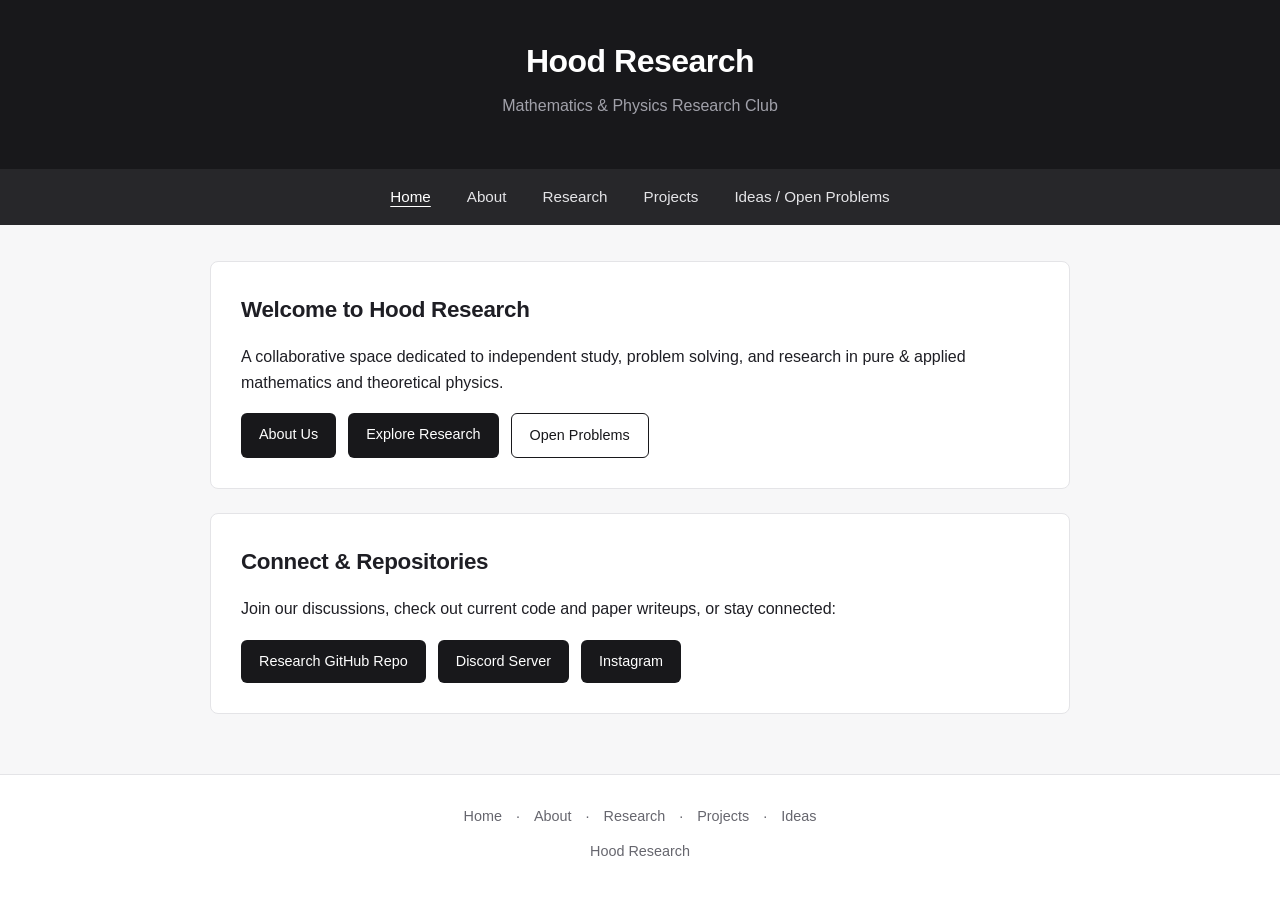
<file: index.html>
<!DOCTYPE html>
<html lang="en">
<head>
    <meta charset="UTF-8">
    <meta name="viewport" content="width=device-width, initial-scale=1.0">
    <title>Hood Research - Mathematics & Physics Research Club</title>
    <link rel="stylesheet" href="css/style.css">
</head>
<body>

    <header>
        <h1><a href="index.html">Hood Research</a></h1>
        <p>Mathematics & Physics Research Club</p>
    </header>

    <nav>
        <a href="index.html">Home</a>
        <a href="about.html">About</a>
        <a href="research.html">Research</a>
        <a href="projects.html">Projects</a>
        <a href="ideas.html">Ideas / Open Problems</a>
    </nav>

    <main>

        <section id="welcome">
            <h2>Welcome to Hood Research</h2>
            <p>
                A collaborative space dedicated to independent study, problem solving, and research in pure & applied mathematics and theoretical physics.
            </p>

            <div class="btn-group">
                <a class="button" href="about.html">About Us</a>
                <a class="button" href="research.html">Explore Research</a>
                <a class="button button-outline" href="ideas.html">Open Problems</a>
            </div>
        </section>

        <section id="community-links">
            <h2>Connect & Repositories</h2>
            <p>Join our discussions, check out current code and paper writeups, or stay connected:</p>

            <div class="btn-group">
                <!-- Research GitHub Repo -->
                <a class="button" href="https://github.com/Hood-Research/Hood-Research" target="_blank" rel="noopener noreferrer">
                    Research GitHub Repo
                </a>

                <!-- Discord Community -->
                <a class="button" href="https://discord.gg/YSudE7X7K" target="_blank" rel="noopener noreferrer">
                    Discord Server
                </a>

                <!-- Instagram -->
                <a class="button" href="https://www.instagram.com/thewhitemathematician/" target="_blank" rel="noopener noreferrer">
                    Instagram
                </a>
            </div>
        </section>

    </main>

    <footer>
        <div class="footer-links">
            <a href="index.html">Home</a> ·
            <a href="about.html">About</a> ·
            <a href="research.html">Research</a> ·
            <a href="projects.html">Projects</a> ·
            <a href="ideas.html">Ideas</a>
        </div>
        <p>Hood Research</p>
    </footer>

    <script src="js/main.js"></script>
</body>
</html>
</file>
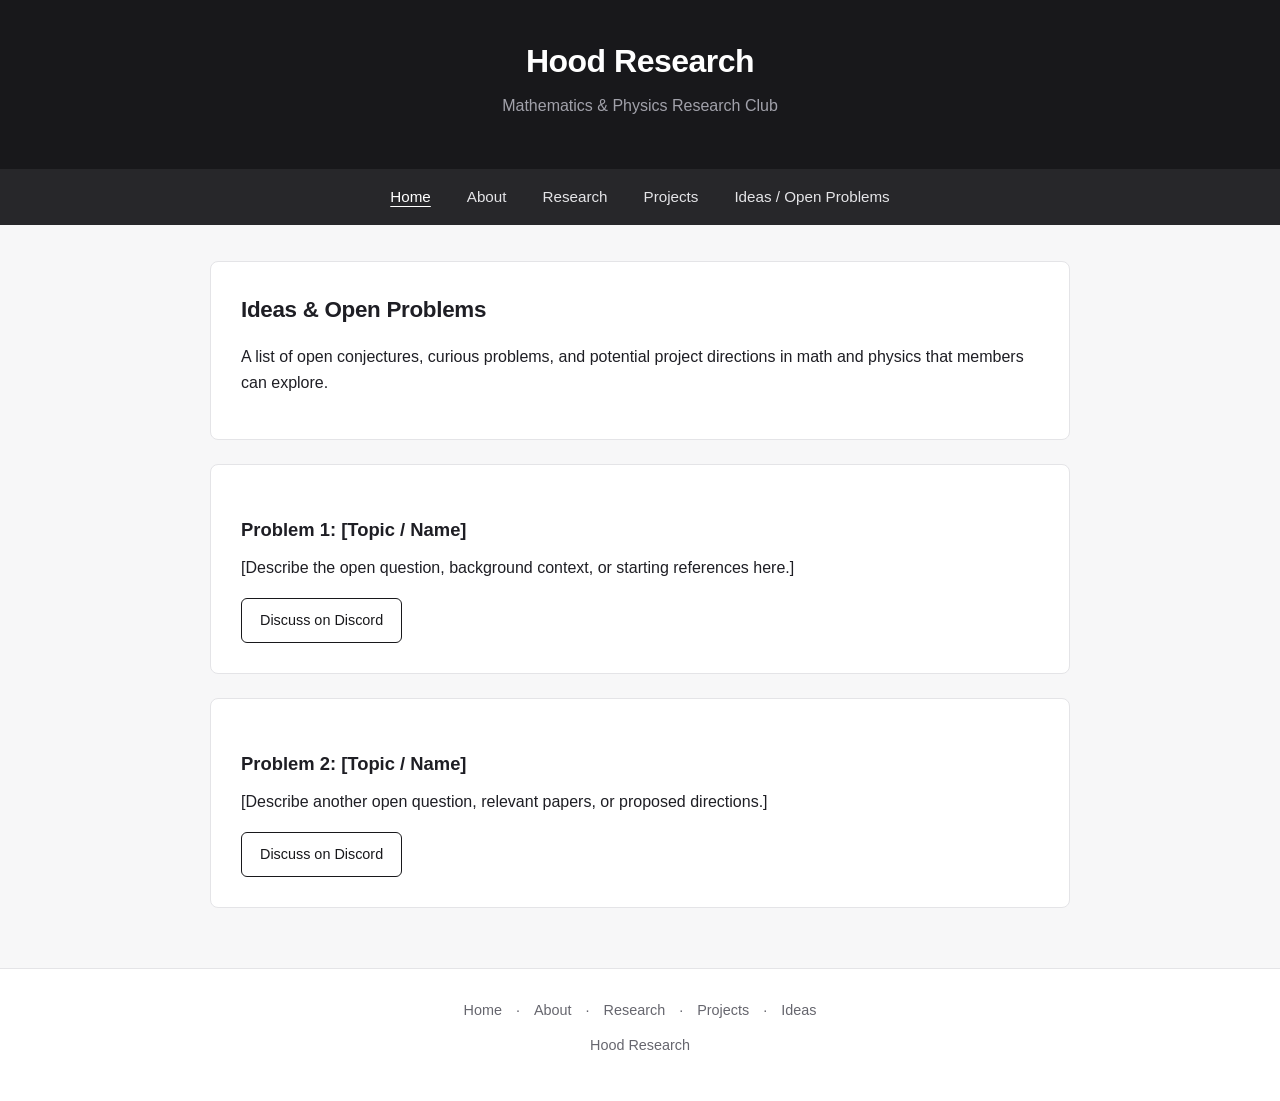
<file: hood-research/index.html>
<!DOCTYPE html>
<html lang="en">
<head>
    <meta charset="UTF-8">
    <meta name="viewport" content="width=device-width, initial-scale=1.0">
    <title>Ideas & Open Problems - Hood Research</title>
    <link rel="stylesheet" href="css/style.css">
</head>
<body>

    <header>
        <h1><a href="index.html">Hood Research</a></h1>
        <p>Mathematics & Physics Research Club</p>
    </header>

    <nav>
        <a href="index.html">Home</a>
        <a href="about.html">About</a>
        <a href="research.html">Research</a>
        <a href="projects.html">Projects</a>
        <a href="ideas.html">Ideas / Open Problems</a>
    </nav>

    <main>

        <section id="ideas-overview">
            <h2>Ideas & Open Problems</h2>
            <p>
                A list of open conjectures, curious problems, and potential project directions in math and physics that members can explore.
            </p>
        </section>

        <!-- Problem / Idea 1 -->
        <section class="card">
            <h3>Problem 1: [Topic / Name]</h3>
            <p>
                [Describe the open question, background context, or starting references here.]
            </p>
            <div class="btn-group">
                <a class="button button-outline" href="https://discord.gg/YOUR_DISCORD_INVITE_HERE" target="_blank" rel="noopener noreferrer">
                    Discuss on Discord
                </a>
            </div>
        </section>

        <!-- Problem / Idea 2 -->
        <section class="card">
            <h3>Problem 2: [Topic / Name]</h3>
            <p>
                [Describe another open question, relevant papers, or proposed directions.]
            </p>
            <div class="btn-group">
                <a class="button button-outline" href="https://discord.gg/YOUR_DISCORD_INVITE_HERE" target="_blank" rel="noopener noreferrer">
                    Discuss on Discord
                </a>
            </div>
        </section>

    </main>

    <footer>
        <div class="footer-links">
            <a href="index.html">Home</a> ·
            <a href="about.html">About</a> ·
            <a href="research.html">Research</a> ·
            <a href="projects.html">Projects</a> ·
            <a href="ideas.html">Ideas</a>
        </div>
        <p>Hood Research</p>
    </footer>

    <script src="js/main.js"></script>
</body>
</html>
</file>
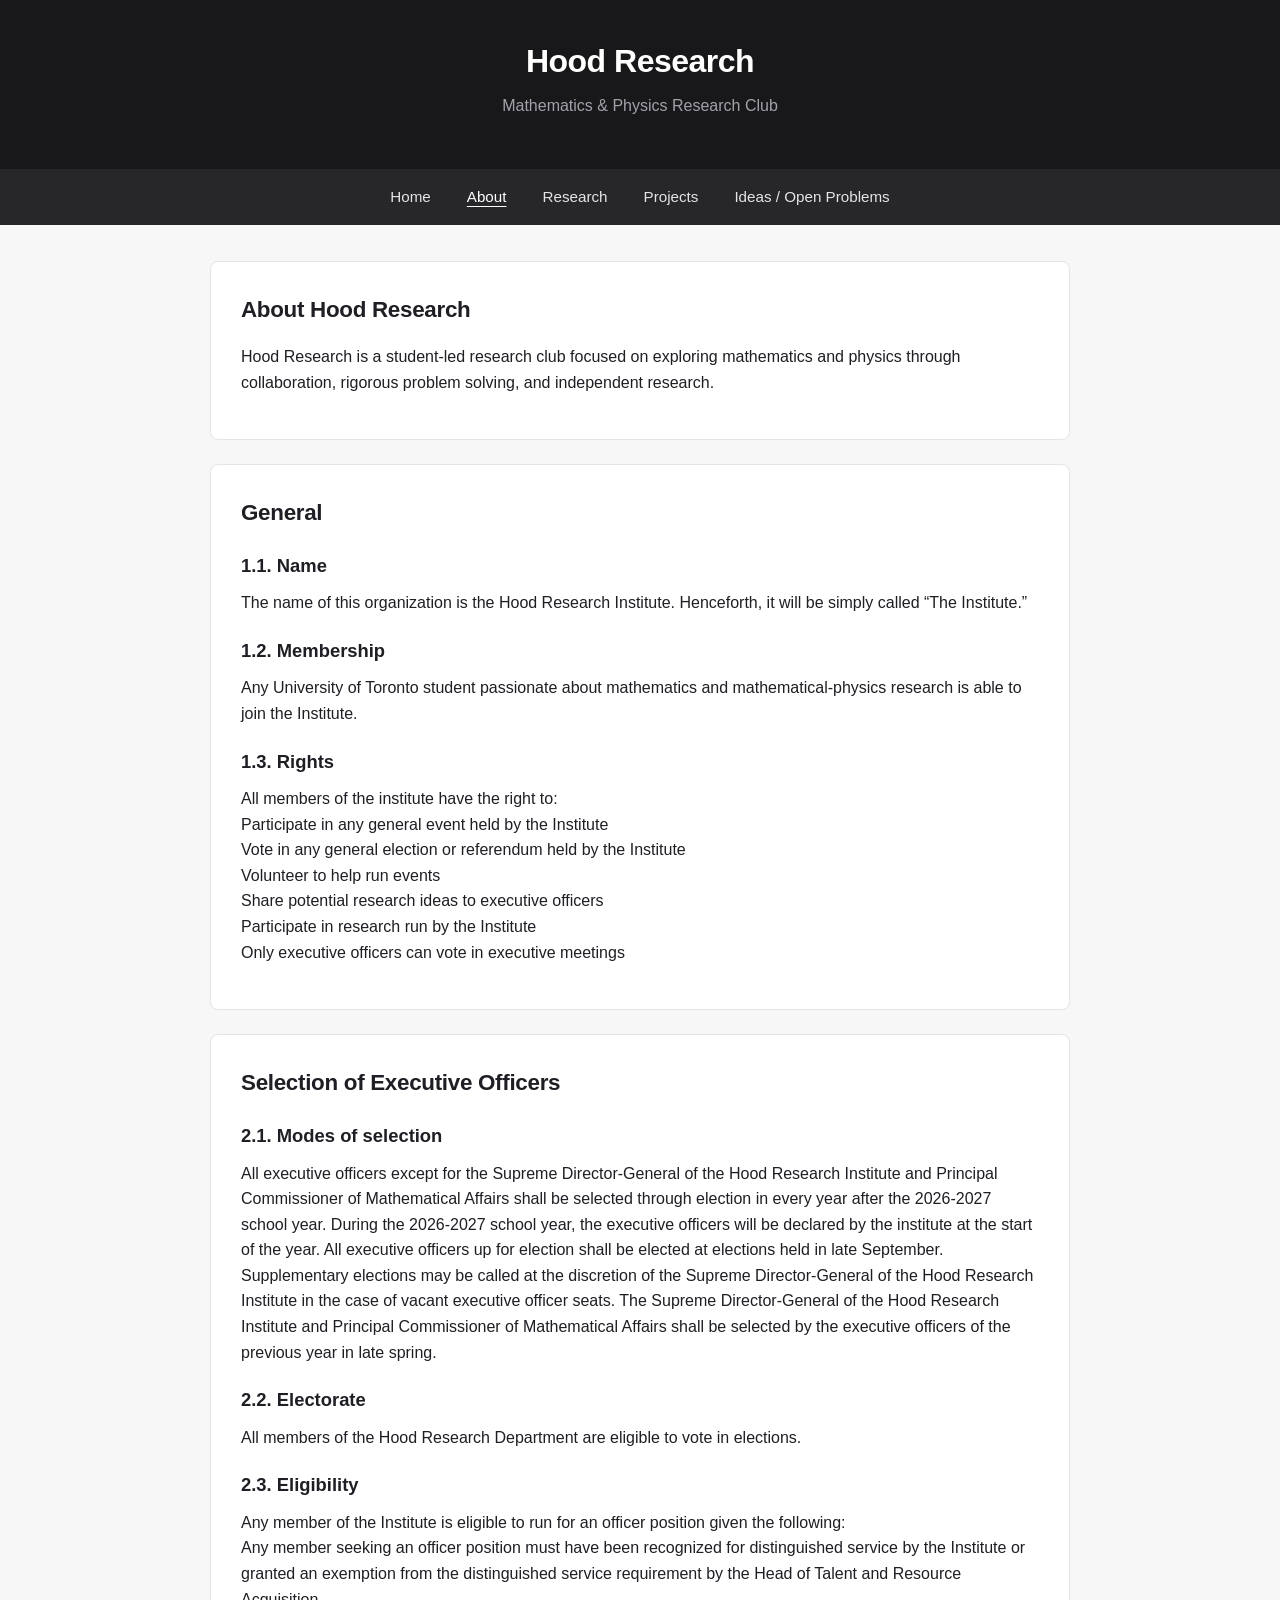
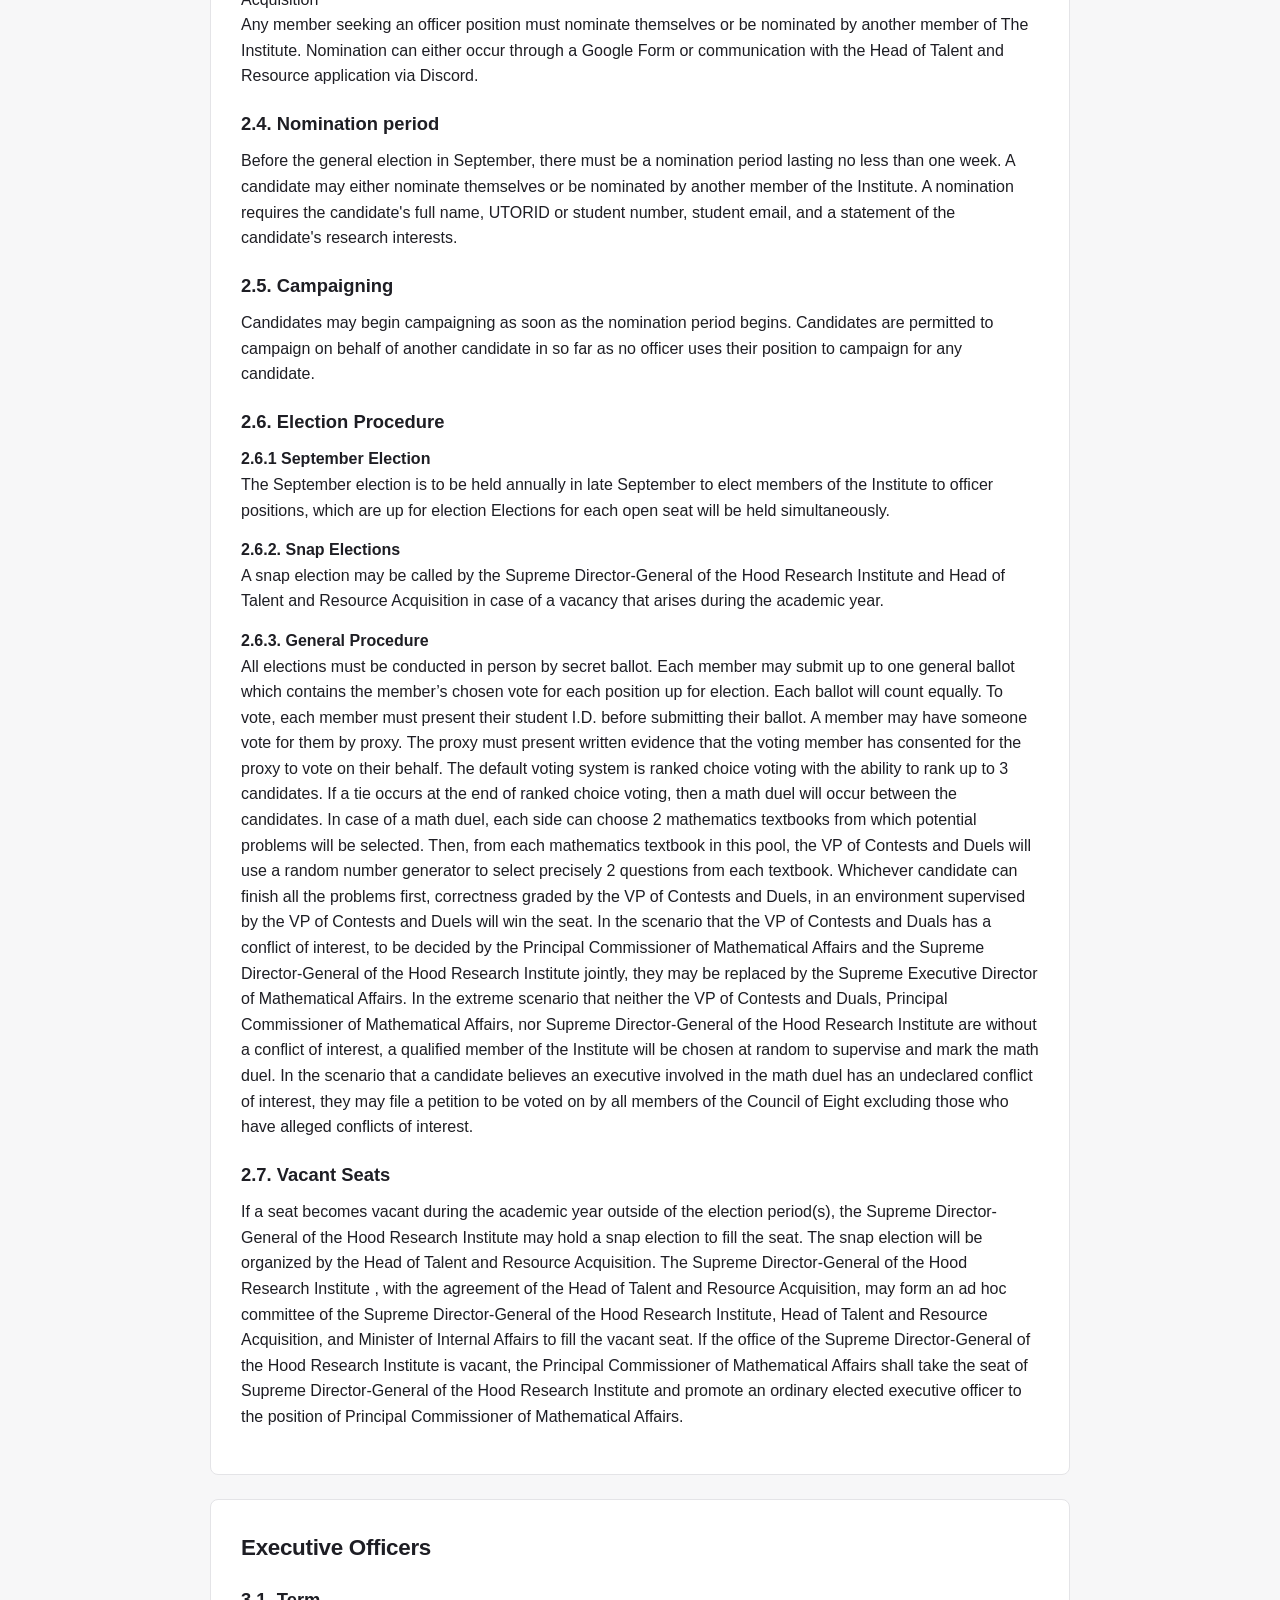
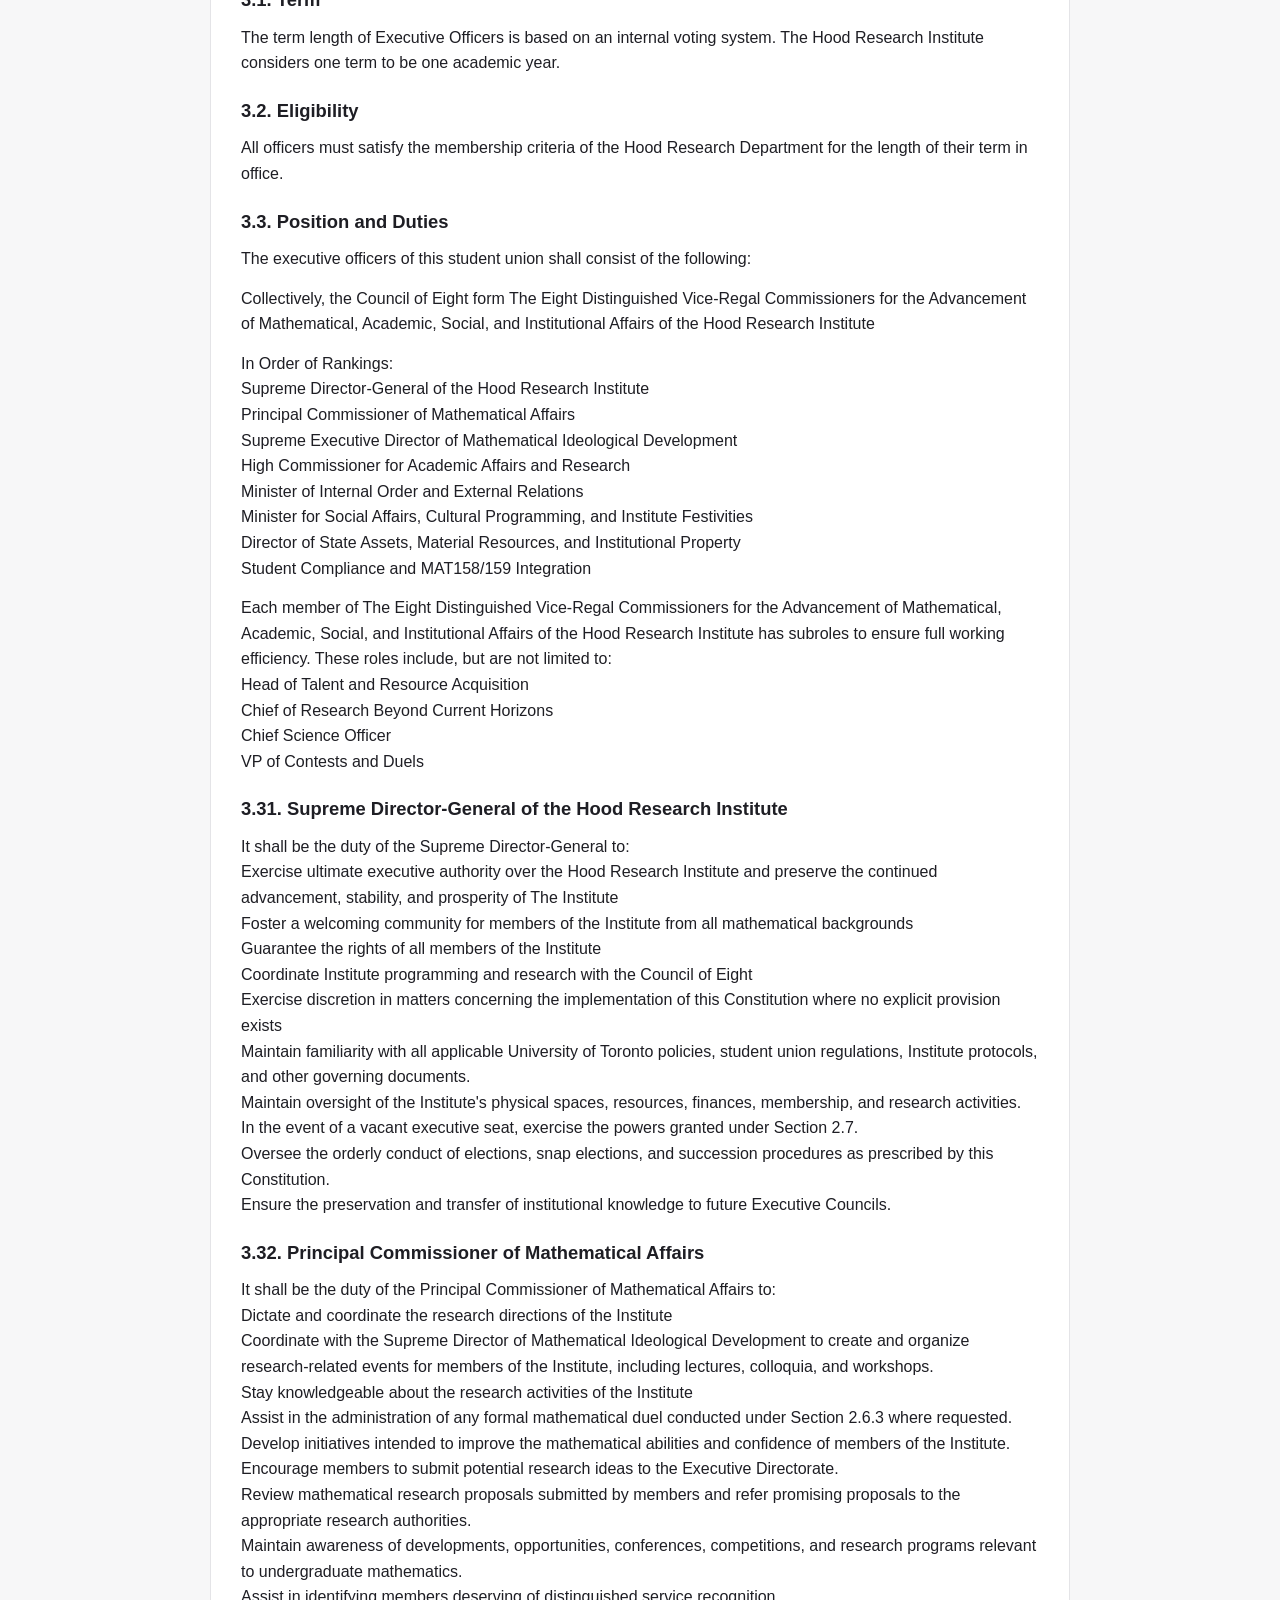
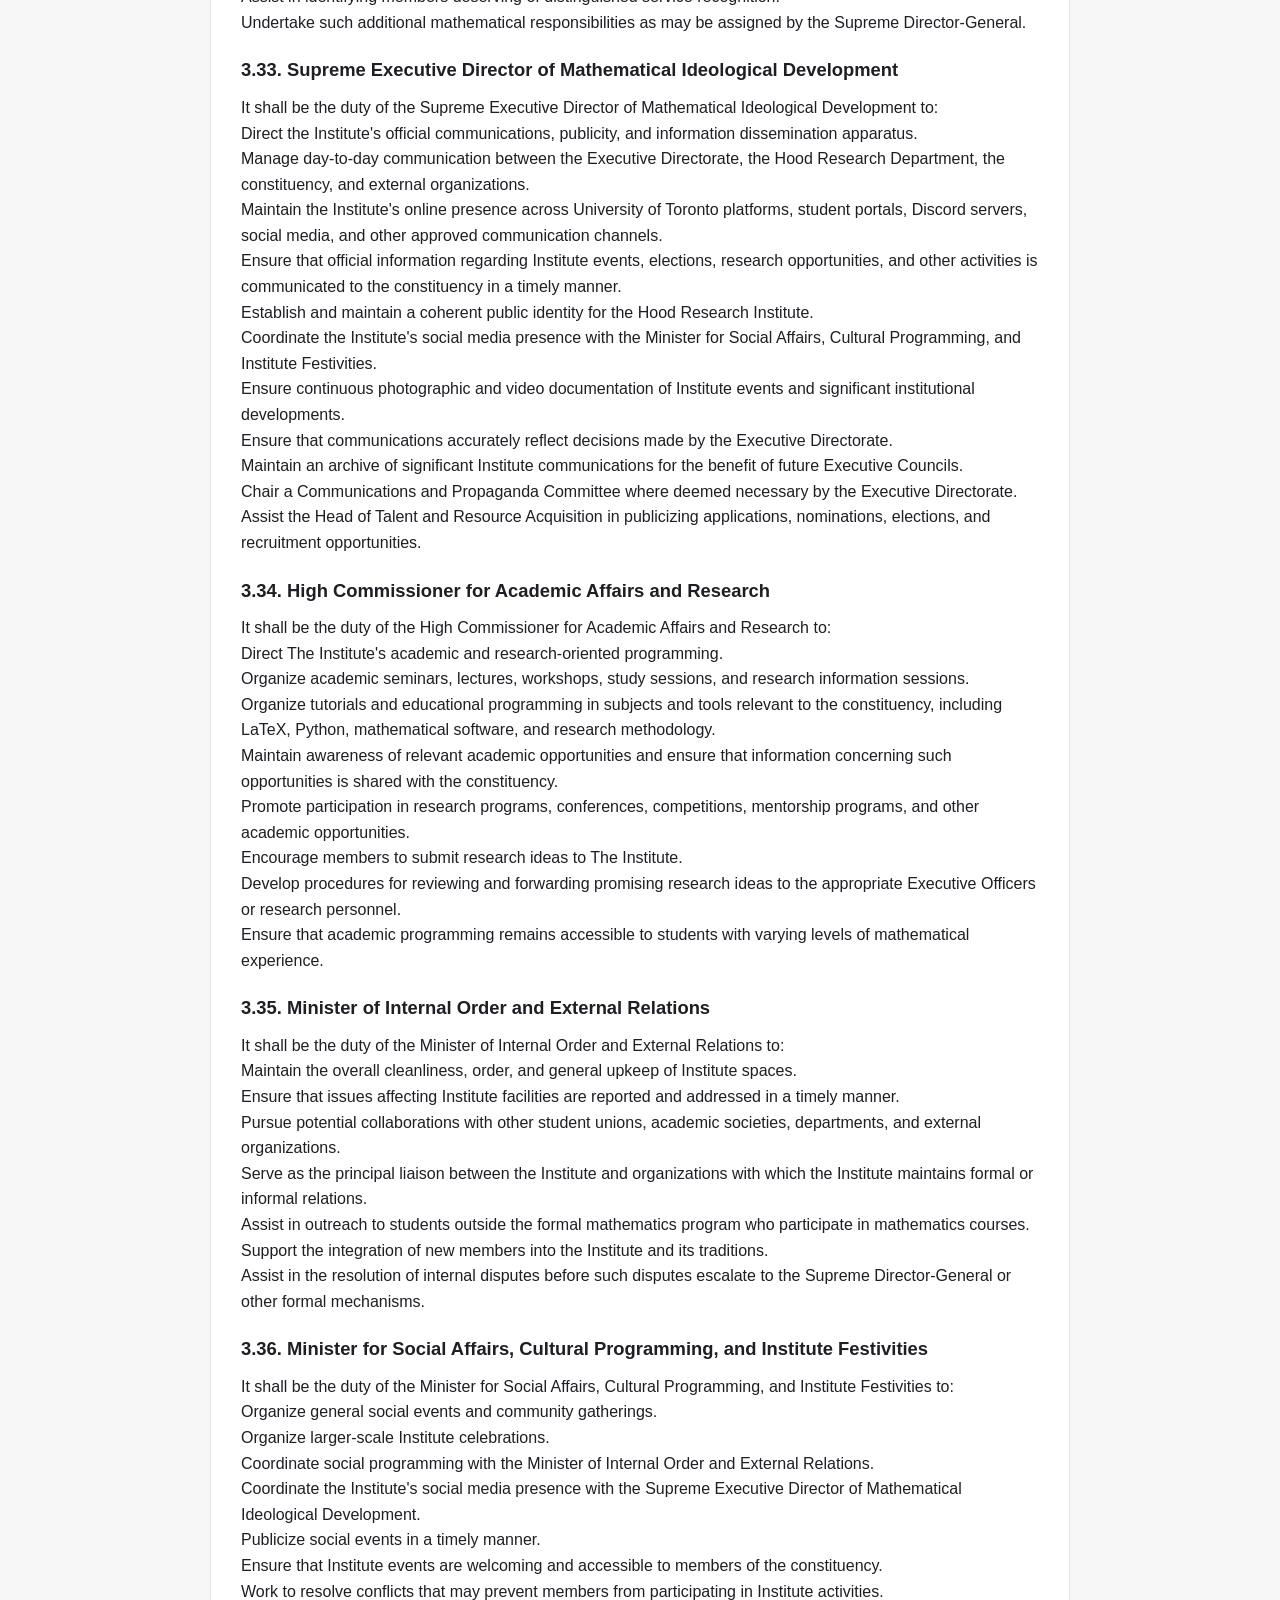
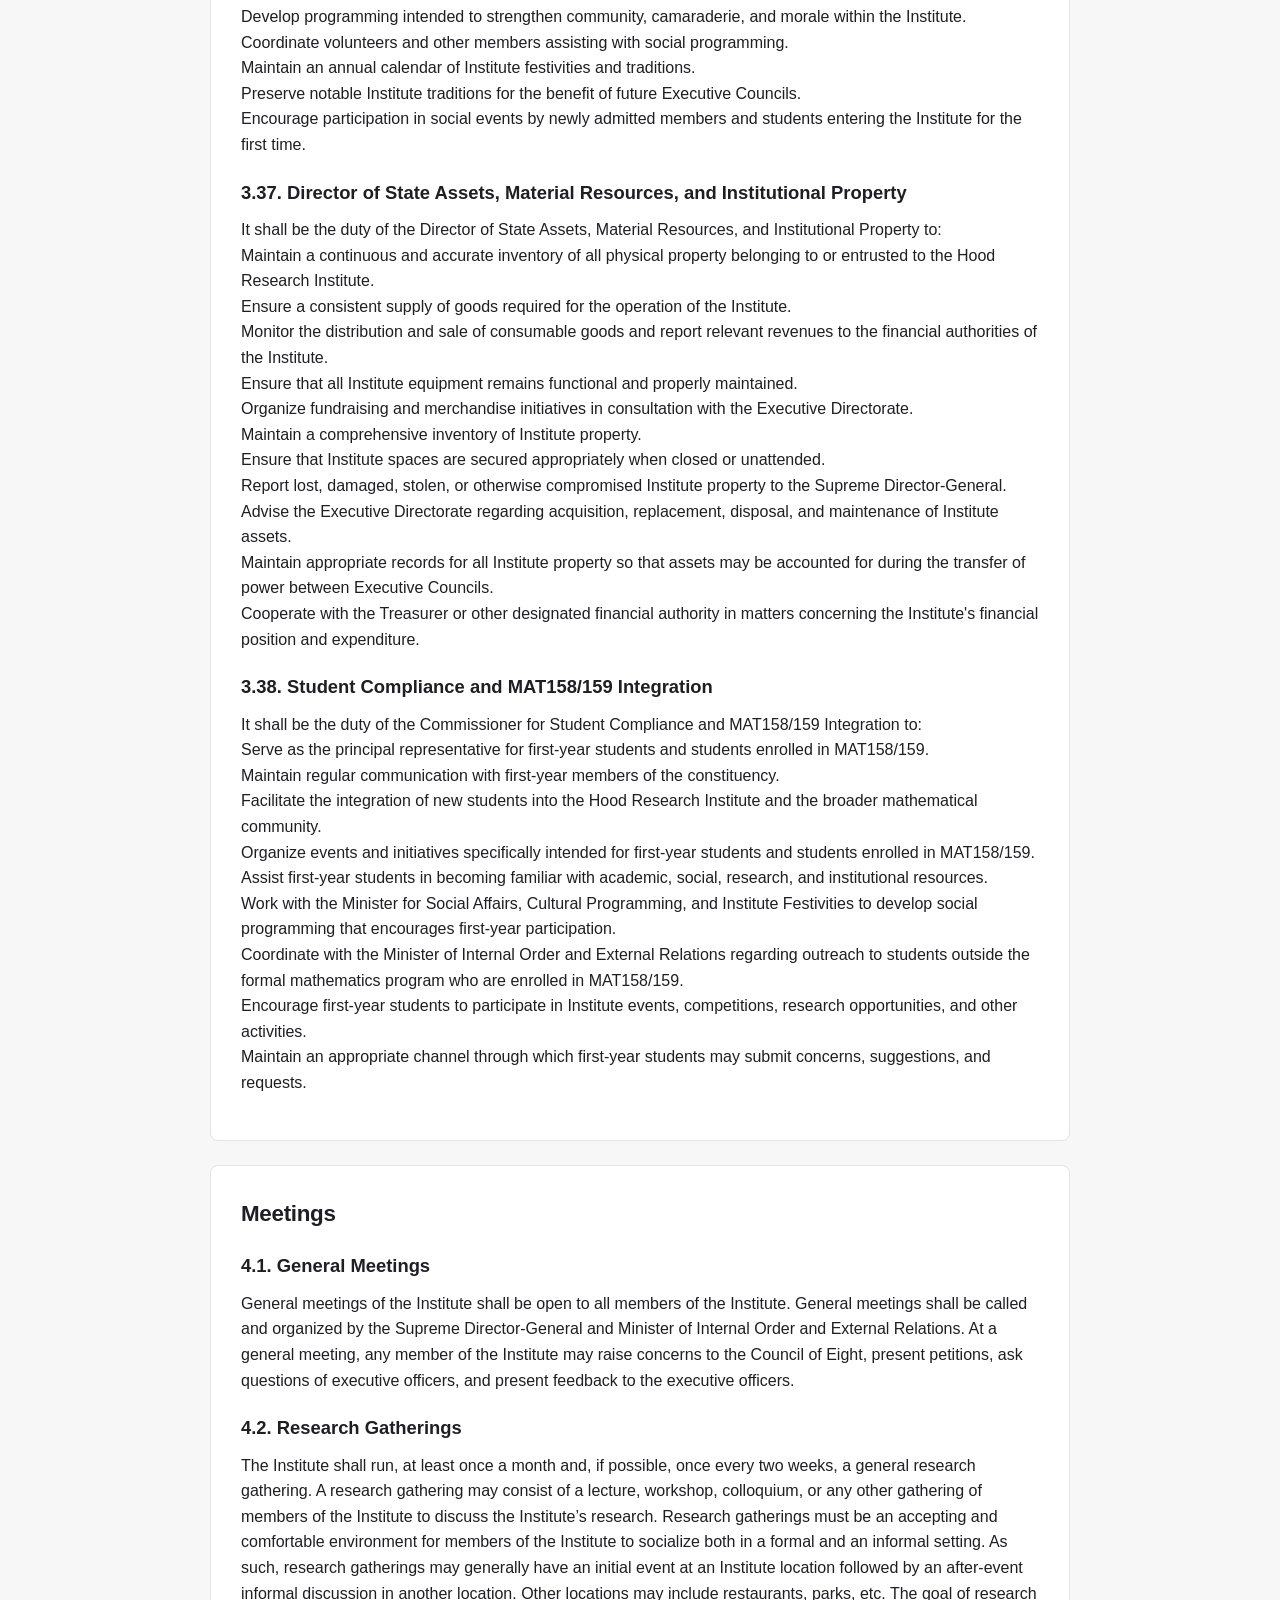
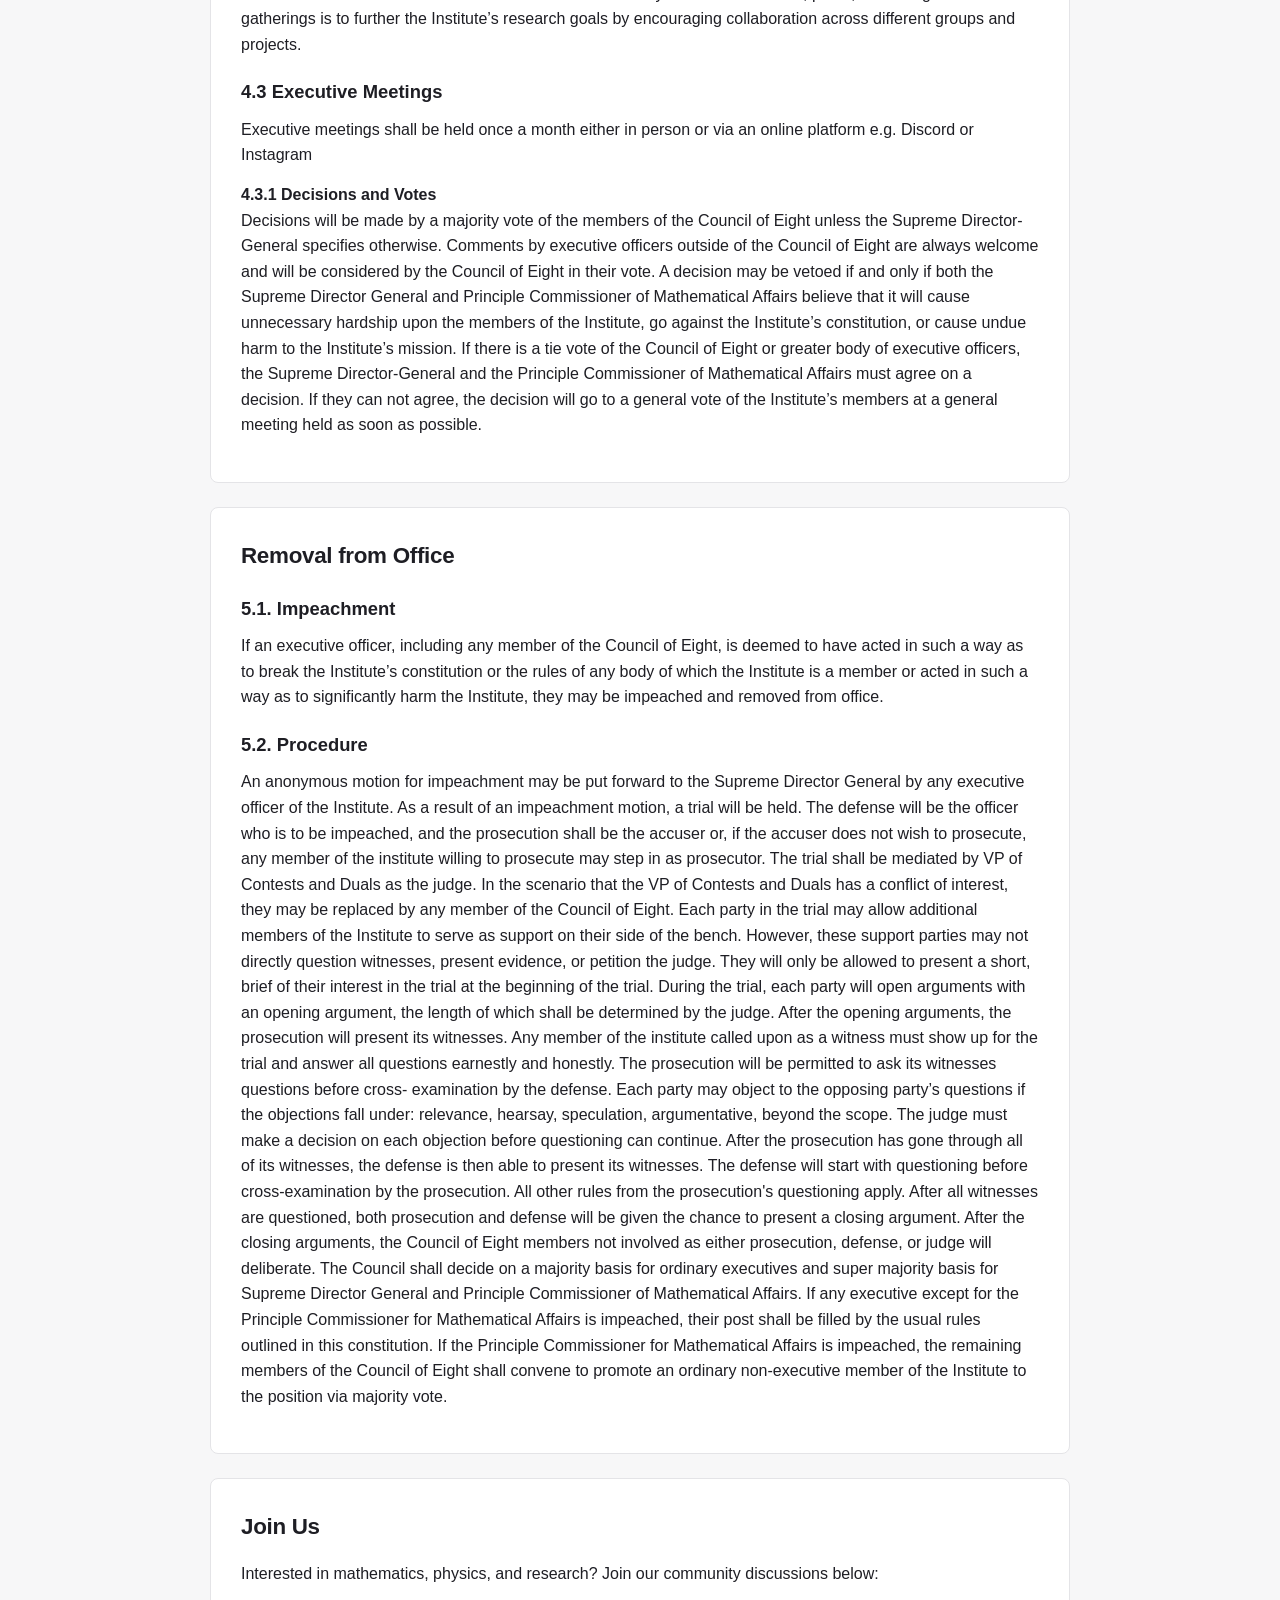
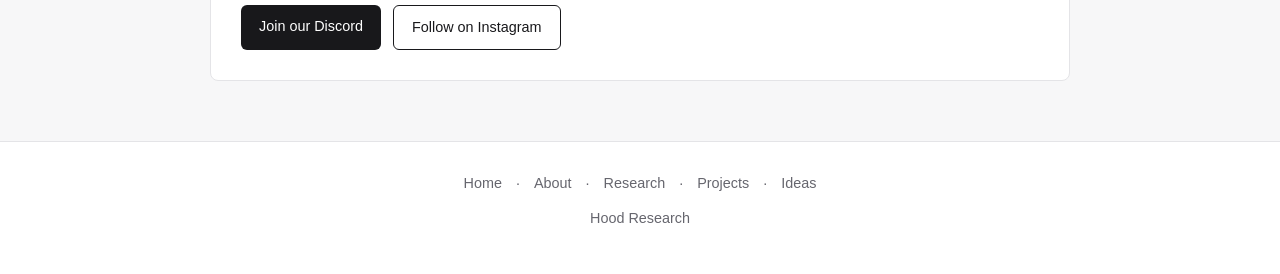
<file: about.html>
<!DOCTYPE html>
<html lang="en">
<head>
    <meta charset="UTF-8">
    <meta name="viewport" content="width=device-width, initial-scale=1.0">
    <title>About - Hood Research</title>
    <link rel="stylesheet" href="css/style.css">
</head>
<body>

    <header>
        <h1><a href="index.html">Hood Research</a></h1>
        <p>Mathematics & Physics Research Club</p>
    </header>

    <nav>
        <a href="index.html">Home</a>
        <a href="about.html">About</a>
        <a href="research.html">Research</a>
        <a href="projects.html">Projects</a>
        <a href="ideas.html">Ideas / Open Problems</a>
    </nav>

<main>

    <section id="about">
        <h2>About Hood Research</h2>
        <p>
            Hood Research is a student-led research club focused on exploring mathematics and physics through collaboration, rigorous problem solving, and independent research.
        </p>
    </section>

    <section id="General">
        <h2>General</h2>

        <h3>1.1. Name</h3>
        <p>
            The name of this organization is the Hood Research Institute. Henceforth, it will be simply called “The Institute.”
        </p>

        <h3>1.2. Membership</h3>
        <p>
            Any University of Toronto student passionate about mathematics and mathematical-physics research is able to join the Institute.
        </p>

        <h3>1.3. Rights</h3>
        <p>
            All members of the institute have the right to:
            <br>Participate in any general event held by the Institute
            <br>Vote in any general election or referendum held by the Institute
            <br>Volunteer to help run events
            <br>Share potential research ideas to executive officers
            <br>Participate in research run by the Institute
            <br>Only executive officers can vote in executive meetings
        </p>
    </section>


    <section id="Selection of Executive Officers">
        <h2>Selection of Executive Officers</h2>

        <h3>2.1. Modes of selection</h3>
        <p>
            All executive officers except for the Supreme Director-General of the Hood Research Institute and Principal Commissioner of Mathematical Affairs shall be selected through election in every year after the 2026-2027 school year. During the 2026-2027 school year, the executive officers will be declared by the institute at the start of the year. All executive officers up for election shall be elected at elections held in late September. Supplementary elections may be called at the discretion of the Supreme Director-General of the Hood Research Institute in the case of vacant executive officer seats.

            The Supreme Director-General of the Hood Research Institute and Principal Commissioner of Mathematical Affairs shall be selected by the executive officers of the previous year in late spring.
        </p>

        <h3>2.2. Electorate</h3>
        <p>
            All members of the Hood Research Department are eligible to vote in elections.
        </p>

        <h3>2.3. Eligibility</h3>
        <p>
            Any member of the Institute is eligible to run for an officer position given the following:
            <br>Any member seeking an officer position must have been recognized for distinguished service by the Institute or granted an exemption from the distinguished service requirement by the Head of Talent and Resource Acquisition
            <br>Any member seeking an officer position must nominate themselves or be nominated by another member of The Institute. Nomination can either occur through a Google Form or communication with the Head of Talent and Resource application via Discord.
        </p>

        <h3>2.4. Nomination period</h3>
        <p>
            Before the general election in September, there must be a nomination period lasting no less than one week. A candidate may either nominate themselves or be nominated by another member of the Institute. A nomination requires the candidate's full name, UTORID or student number, student email, and a statement of the candidate's research interests.
        </p>

        <h3>2.5. Campaigning</h3>
        <p>
            Candidates may begin campaigning as soon as the nomination period begins. Candidates are permitted to campaign on behalf of another candidate in so far as no officer uses their position to campaign for any candidate.
        </p>

        <h3>2.6. Election Procedure</h3>

        <h4>2.6.1 September Election</h4>
        <p>
            The September election is to be held annually in late September to elect members of the Institute to officer positions, which are up for election

            Elections for each open seat will be held simultaneously.
        </p>

        <h4>2.6.2. Snap Elections</h4>
        <p>
            A snap election may be called by the Supreme Director-General of the Hood Research Institute and Head of Talent and Resource Acquisition in case of a vacancy that arises during the academic year.
        </p>

        <h4>2.6.3. General Procedure</h4>
        <p>
            All elections must be conducted in person by secret ballot. Each member may submit up to one general ballot which contains the member’s chosen vote for each position up for election. Each ballot will count equally. To vote, each member must present their student I.D. before submitting their ballot. A member may have someone vote for them by proxy. The proxy must present written evidence that the voting member has consented for the proxy to vote on their behalf.

            The default voting system is ranked choice voting with the ability to rank up to 3 candidates.

            If a tie occurs at the end of ranked choice voting, then a math duel will occur between the candidates.

            In case of a math duel, each side can choose 2 mathematics textbooks from which potential problems will be selected. Then, from each mathematics textbook in this pool, the VP of Contests and Duels will use a random number generator to select precisely 2 questions from each textbook. Whichever candidate can finish all the problems first, correctness graded by the VP of Contests and Duels, in an environment supervised by the VP of Contests and Duels will win the seat.

            In the scenario that the VP of Contests and Duals has a conflict of interest, to be decided by the Principal Commissioner of Mathematical Affairs and the Supreme Director-General of the Hood Research Institute jointly, they may be replaced by the Supreme Executive Director of Mathematical Affairs.

            In the extreme scenario that neither the VP of Contests and Duals, Principal Commissioner of Mathematical Affairs, nor Supreme Director-General of the Hood Research Institute are without a conflict of interest, a qualified member of the Institute will be chosen at random to supervise and mark the math duel.

            In the scenario that a candidate believes an executive involved in the math duel has an undeclared conflict of interest, they may file a petition to be voted on by all members of the Council of Eight excluding those who have alleged conflicts of interest.
        </p>

        <h3>2.7. Vacant Seats</h3>
        <p>
            If a seat becomes vacant during the academic year outside of the election period(s), the Supreme Director-General of the Hood Research Institute  may hold a snap election to fill the seat. The snap election will be organized by the Head of Talent and Resource Acquisition.

            The Supreme Director-General of the Hood Research Institute , with the agreement of the Head of Talent and Resource Acquisition, may form an ad hoc committee of the Supreme Director-General of the Hood Research Institute, Head of Talent and Resource Acquisition, and Minister of Internal Affairs to fill the vacant seat.

            If the office of the Supreme Director-General of the Hood Research Institute is vacant, the Principal Commissioner of Mathematical Affairs shall take the seat of Supreme Director-General of the Hood Research Institute and promote an ordinary elected executive officer to the position of Principal Commissioner of Mathematical Affairs.
        </p>
    </section>


    <section id="Executive Officers">
        <h2>Executive Officers</h2>

        <h3>3.1. Term</h3>
        <p>
            The term length of Executive Officers is based on an internal voting system. The Hood Research Institute considers one term to be one academic year.
        </p>

        <h3>3.2. Eligibility</h3>
        <p>
            All officers must satisfy the membership criteria of the Hood Research Department for the length of their term in office.
        </p>

        <h3>3.3. Position and Duties</h3>
        <p>
            The executive officers of this student union shall consist of the following:
        </p>

        <p>
            Collectively, the Council of Eight form The Eight Distinguished Vice-Regal Commissioners for the Advancement of Mathematical, Academic, Social, and Institutional Affairs of the Hood Research Institute
        </p>

        <p>
            In Order of Rankings:
            <br>Supreme Director-General of the Hood Research Institute
            <br>Principal Commissioner of Mathematical Affairs
            <br>Supreme Executive Director of Mathematical Ideological Development
            <br>High Commissioner for Academic Affairs and Research
            <br>Minister of Internal Order and External Relations
            <br>Minister for Social Affairs, Cultural Programming, and Institute Festivities
            <br>Director of State Assets, Material Resources, and Institutional Property
            <br>Student Compliance and MAT158/159 Integration
        </p>

        <p>
            Each member of The Eight Distinguished Vice-Regal Commissioners for the Advancement of Mathematical, Academic, Social, and Institutional Affairs of the Hood Research Institute has subroles to ensure full working efficiency. These roles include, but are not limited to:
            <br>Head of Talent and Resource Acquisition
            <br>Chief of Research Beyond Current Horizons
            <br>Chief Science Officer
            <br>VP of Contests and Duels
        </p>

        <h3>3.31. Supreme Director-General of the Hood Research Institute</h3>
        <p>
            It shall be the duty of the Supreme Director-General to:
            <br>Exercise ultimate executive authority over the Hood Research Institute and preserve the continued advancement, stability, and prosperity of The Institute
            <br>Foster a welcoming community for members of the Institute from all mathematical backgrounds
            <br>Guarantee the rights of all members of the Institute
            <br>Coordinate Institute programming and research with the Council of Eight
            <br>Exercise discretion in matters concerning the implementation of this Constitution where no explicit provision exists
            <br>Maintain familiarity with all applicable University of Toronto policies, student union regulations, Institute protocols, and other governing documents.
            <br>Maintain oversight of the Institute's physical spaces, resources, finances, membership, and research activities.
            <br>In the event of a vacant executive seat, exercise the powers granted under Section 2.7.
            <br>Oversee the orderly conduct of elections, snap elections, and succession procedures as prescribed by this Constitution.
            <br>Ensure the preservation and transfer of institutional knowledge to future Executive Councils.
        </p>

        <h3>3.32. Principal Commissioner of Mathematical Affairs</h3>
        <p>
            It shall be the duty of the Principal Commissioner of Mathematical Affairs to:
            <br>Dictate and coordinate the research directions of the Institute
            <br>Coordinate with the Supreme Director of Mathematical Ideological Development to create and organize research-related events for members of the Institute, including lectures, colloquia, and workshops.
            <br>Stay knowledgeable about the research activities of the Institute
            <br>Assist in the administration of any formal mathematical duel conducted under Section 2.6.3 where requested.
            <br>Develop initiatives intended to improve the mathematical abilities and confidence of members of the Institute.
            <br>Encourage members to submit potential research ideas to the Executive Directorate.
            <br>Review mathematical research proposals submitted by members and refer promising proposals to the appropriate research authorities.
            <br>Maintain awareness of developments, opportunities, conferences, competitions, and research programs relevant to undergraduate mathematics.
            <br>Assist in identifying members deserving of distinguished service recognition.
            <br>Undertake such additional mathematical responsibilities as may be assigned by the Supreme Director-General.
        </p>

        <h3>3.33. Supreme Executive Director of Mathematical Ideological Development</h3>
        <p>
            It shall be the duty of the Supreme Executive Director of Mathematical Ideological Development to:
            <br>Direct the Institute's official communications, publicity, and information dissemination apparatus.
            <br>Manage day-to-day communication between the Executive Directorate, the Hood Research Department, the constituency, and external organizations.
            <br>Maintain the Institute's online presence across University of Toronto platforms, student portals, Discord servers, social media, and other approved communication channels.
            <br>Ensure that official information regarding Institute events, elections, research opportunities, and other activities is communicated to the constituency in a timely manner.
            <br>Establish and maintain a coherent public identity for the Hood Research Institute.
            <br>Coordinate the Institute's social media presence with the Minister for Social Affairs, Cultural Programming, and Institute Festivities.
            <br>Ensure continuous photographic and video documentation of Institute events and significant institutional developments.
            <br>Ensure that communications accurately reflect decisions made by the Executive Directorate.
            <br>Maintain an archive of significant Institute communications for the benefit of future Executive Councils.
            <br>Chair a Communications and Propaganda Committee where deemed necessary by the Executive Directorate.
            <br>Assist the Head of Talent and Resource Acquisition in publicizing applications, nominations, elections, and recruitment opportunities.
        </p>

        <h3>3.34. High Commissioner for Academic Affairs and Research</h3>
        <p>
            It shall be the duty of the High Commissioner for Academic Affairs and Research to:
            <br>Direct The Institute's academic and research-oriented programming.
            <br>Organize academic seminars, lectures, workshops, study sessions, and research information sessions.
            <br>Organize tutorials and educational programming in subjects and tools relevant to the constituency, including LaTeX, Python, mathematical software, and research methodology.
            <br>Maintain awareness of relevant academic opportunities and ensure that information concerning such opportunities is shared with the constituency.
            <br>Promote participation in research programs, conferences, competitions, mentorship programs, and other academic opportunities.
            <br>Encourage members to submit research ideas to The Institute.
            <br>Develop procedures for reviewing and forwarding promising research ideas to the appropriate Executive Officers or research personnel.
            <br>Ensure that academic programming remains accessible to students with varying levels of mathematical experience.
        </p>

        <h3>3.35. Minister of Internal Order and External Relations</h3>
        <p>
            It shall be the duty of the Minister of Internal Order and External Relations to:
            <br>Maintain the overall cleanliness, order, and general upkeep of Institute spaces.
            <br>Ensure that issues affecting Institute facilities are reported and addressed in a timely manner.
            <br>Pursue potential collaborations with other student unions, academic societies, departments, and external organizations.
            <br>Serve as the principal liaison between the Institute and organizations with which the Institute maintains formal or informal relations.
            <br>Assist in outreach to students outside the formal mathematics program who participate in mathematics courses.
            <br>Support the integration of new members into the Institute and its traditions.
            <br>Assist in the resolution of internal disputes before such disputes escalate to the Supreme Director-General or other formal mechanisms.
        </p>

        <h3>3.36. Minister for Social Affairs, Cultural Programming, and Institute Festivities</h3>
        <p>
            It shall be the duty of the Minister for Social Affairs, Cultural Programming, and Institute Festivities to:
            <br>Organize general social events and community gatherings.
            <br>Organize larger-scale Institute celebrations.
            <br>Coordinate social programming with the Minister of Internal Order and External Relations.
            <br>Coordinate the Institute's social media presence with the Supreme Executive Director of Mathematical Ideological Development.
            <br>Publicize social events in a timely manner.
            <br>Ensure that Institute events are welcoming and accessible to members of the constituency.
            <br>Work to resolve conflicts that may prevent members from participating in Institute activities.
            <br>Develop programming intended to strengthen community, camaraderie, and morale within the Institute.
            <br>Coordinate volunteers and other members assisting with social programming.
            <br>Maintain an annual calendar of Institute festivities and traditions.
            <br>Preserve notable Institute traditions for the benefit of future Executive Councils.
            <br>Encourage participation in social events by newly admitted members and students entering the Institute for the first time.
        </p>

        <h3>3.37. Director of State Assets, Material Resources, and Institutional Property</h3>
        <p>
            It shall be the duty of the Director of State Assets, Material Resources, and Institutional Property to:
            <br>Maintain a continuous and accurate inventory of all physical property belonging to or entrusted to the Hood Research Institute.
            <br>Ensure a consistent supply of goods required for the operation of the Institute.
            <br>Monitor the distribution and sale of consumable goods and report relevant revenues to the financial authorities of the Institute.
            <br>Ensure that all Institute equipment remains functional and properly maintained.
            <br>Organize fundraising and merchandise initiatives in consultation with the Executive Directorate.
            <br>Maintain a comprehensive inventory of Institute property.
            <br>Ensure that Institute spaces are secured appropriately when closed or unattended.
            <br>Report lost, damaged, stolen, or otherwise compromised Institute property to the Supreme Director-General.
            <br>Advise the Executive Directorate regarding acquisition, replacement, disposal, and maintenance of Institute assets.
            <br>Maintain appropriate records for all Institute property so that assets may be accounted for during the transfer of power between Executive Councils.
            <br>Cooperate with the Treasurer or other designated financial authority in matters concerning the Institute's financial position and expenditure.
        </p>

        <h3>3.38. Student Compliance and MAT158/159 Integration</h3>
        <p>
            It shall be the duty of the Commissioner for Student Compliance and MAT158/159 Integration to:
            <br>Serve as the principal representative for first-year students and students enrolled in MAT158/159.
            <br>Maintain regular communication with first-year members of the constituency.
            <br>Facilitate the integration of new students into the Hood Research Institute and the broader mathematical community.
            <br>Organize events and initiatives specifically intended for first-year students and students enrolled in MAT158/159.
            <br>Assist first-year students in becoming familiar with academic, social, research, and institutional resources.
            <br>Work with the Minister for Social Affairs, Cultural Programming, and Institute Festivities to develop social programming that encourages first-year participation.
            <br>Coordinate with the Minister of Internal Order and External Relations regarding outreach to students outside the formal mathematics program who are enrolled in MAT158/159.
            <br>Encourage first-year students to participate in Institute events, competitions, research opportunities, and other activities.
            <br>Maintain an appropriate channel through which first-year students may submit concerns, suggestions, and requests.
        </p>
    </section>


    <section id="Meetings">
        <h2>Meetings</h2>

        <h3>4.1. General Meetings</h3>
        <p>
            General meetings of the Institute shall be open to all members of the Institute. General meetings shall be called and organized by the Supreme Director-General and Minister of Internal Order and External Relations.

            At a general meeting, any member of the Institute may raise concerns to the Council of Eight, present petitions, ask questions of executive officers, and present feedback to the executive officers.
        </p>

        <h3>4.2. Research Gatherings</h3>
        <p>
            The Institute shall run, at least once a month and, if possible, once every two weeks, a general research gathering. A research gathering may consist of a lecture, workshop, colloquium, or any other gathering of members of the Institute to discuss the Institute’s research.

            Research gatherings must be an accepting and comfortable environment for members of the Institute to socialize both in a formal and an informal setting. As such, research gatherings may generally have an initial event at an Institute location followed by an after-event informal discussion in another location. Other locations may include restaurants, parks, etc.

            The goal of research gatherings is to further the Institute’s research goals by encouraging collaboration across different groups and projects.
        </p>

        <h3>4.3 Executive Meetings</h3>
        <p>
            Executive meetings shall be held once a month either in person or via an online platform e.g. Discord or Instagram
        </p>

        <h4>4.3.1 Decisions and Votes</h4>
        <p>
            Decisions will be made by a majority vote of the members of the Council of Eight unless the Supreme Director-General specifies otherwise. Comments by executive officers outside of the Council of Eight are always welcome and will be considered by the Council of Eight in their vote.

            A decision may be vetoed if and only if both the Supreme Director General and Principle Commissioner of Mathematical Affairs believe that it will cause unnecessary hardship upon the members of the Institute, go against the Institute’s constitution, or cause undue harm to the Institute’s mission.

            If there is a tie vote of the Council of Eight or greater body of executive officers, the Supreme Director-General and the Principle Commissioner of Mathematical Affairs must agree on a decision. If they can not agree, the decision will go to a general vote of the Institute’s members at a general meeting held as soon as possible.
        </p>
    </section>


    <section id="Removal from Office">
        <h2>Removal from Office</h2>

        <h3>5.1. Impeachment</h3>
        <p>
            If an executive officer, including any member of the Council of Eight, is deemed to have acted in such a way as to break the Institute’s constitution or the rules of any body of which the Institute is a member or acted in such a way as to significantly harm the Institute, they may be impeached and removed from office.
        </p>

        <h3>5.2. Procedure</h3>
        <p>
            An anonymous motion for impeachment may be put forward to the Supreme Director General by any executive officer of the Institute. As a result of an impeachment motion, a trial will be held. The defense will be the officer who is to be impeached, and the prosecution shall be the accuser or, if the accuser does not wish to prosecute, any member of the institute willing to prosecute may step in as prosecutor. The trial shall be mediated by VP of Contests and Duals as the judge. In the scenario that the VP of Contests and Duals has a conflict of interest, they may be replaced by any member of the Council of Eight.

            Each party in the trial may allow additional members of the Institute to serve as support on their side of the bench. However, these support parties may not directly question witnesses, present evidence, or petition the judge. They will only be allowed to present a short, brief of their interest in the trial at the beginning of the trial.

            During the trial, each party will open arguments with an opening argument, the length of which shall be determined by the judge. After the opening arguments, the prosecution will present its witnesses. Any member of the institute called upon as a witness must show up for the trial and answer all questions earnestly and honestly. The prosecution will be permitted to ask its witnesses questions before cross- examination by the defense. Each party may object to the opposing party’s questions if the objections fall under: relevance, hearsay, speculation, argumentative, beyond the scope. The judge must make a decision on each objection before questioning can continue.

            After the prosecution has gone through all of its witnesses, the defense is then able to present its witnesses. The defense will start with questioning before cross-examination by the prosecution. All other rules from the prosecution's questioning apply.

            After all witnesses are questioned, both prosecution and defense will be given the chance to present a closing argument. After the closing arguments, the Council of Eight members not involved as either prosecution, defense, or judge will deliberate. The Council shall decide on a majority basis for ordinary executives and super majority basis for Supreme Director General and Principle Commissioner of Mathematical Affairs.

            If any executive except for the Principle Commissioner for Mathematical Affairs is impeached, their post shall be filled by the usual rules outlined in this constitution. If the Principle Commissioner for Mathematical Affairs is impeached, the remaining members of the Council of Eight shall convene to promote an ordinary non-executive member of the Institute to the position via majority vote.
        </p>
    </section>


    <section id="join">
        <h2>Join Us</h2>
        <p>
            Interested in mathematics, physics, and research? Join our community discussions below:
        </p>

        <div class="btn-group">
            <a class="button" href="https://discord.gg/YSudE7X7K" target="_blank" rel="noopener noreferrer">
                Join our Discord
            </a>

            <a class="button button-outline" href="https://www.instagram.com/thewhitemathematician/" target="_blank" rel="noopener noreferrer">
                Follow on Instagram
            </a>
        </div>
    </section>

</main>

    <footer>
        <div class="footer-links">
            <a href="index.html">Home</a> ·
            <a href="about.html">About</a> ·
            <a href="research.html">Research</a> ·
            <a href="projects.html">Projects</a> ·
            <a href="ideas.html">Ideas</a>
        </div>
        <p>Hood Research</p>
    </footer>

    <script src="js/main.js"></script>
</body>
</html>
</file>
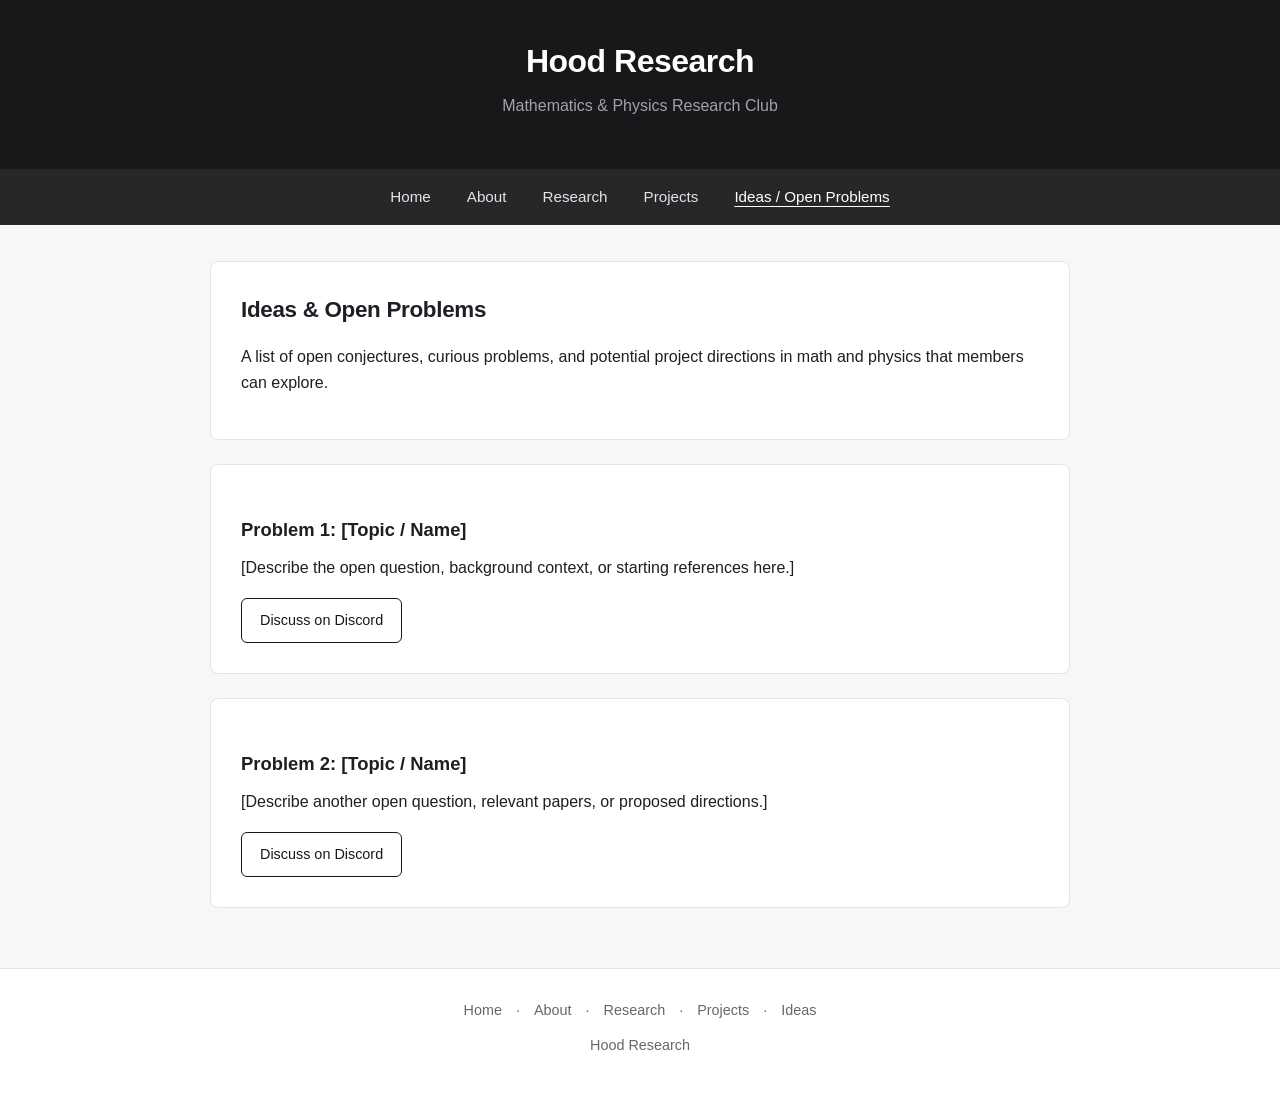
<file: ideas.html>
<!DOCTYPE html>
<html lang="en">
<head>
    <meta charset="UTF-8">
    <meta name="viewport" content="width=device-width, initial-scale=1.0">
    <title>Ideas & Open Problems - Hood Research</title>
    <link rel="stylesheet" href="css/style.css">
</head>
<body>

    <header>
        <h1><a href="index.html">Hood Research</a></h1>
        <p>Mathematics & Physics Research Club</p>
    </header>

    <nav>
        <a href="index.html">Home</a>
        <a href="about.html">About</a>
        <a href="research.html">Research</a>
        <a href="projects.html">Projects</a>
        <a href="ideas.html">Ideas / Open Problems</a>
    </nav>

    <main>

        <section id="ideas-overview">
            <h2>Ideas & Open Problems</h2>
            <p>
                A list of open conjectures, curious problems, and potential project directions in math and physics that members can explore.
            </p>
        </section>

        <!-- Problem / Idea 1 -->
        <section class="card">
            <h3>Problem 1: [Topic / Name]</h3>
            <p>
                [Describe the open question, background context, or starting references here.]
            </p>
            <div class="btn-group">
                <a class="button button-outline" href="https://discord.gg/YOUR_DISCORD_INVITE_HERE" target="_blank" rel="noopener noreferrer">
                    Discuss on Discord
                </a>
            </div>
        </section>

        <!-- Problem / Idea 2 -->
        <section class="card">
            <h3>Problem 2: [Topic / Name]</h3>
            <p>
                [Describe another open question, relevant papers, or proposed directions.]
            </p>
            <div class="btn-group">
                <a class="button button-outline" href="https://discord.gg/YSudE7X7K" target="_blank" rel="noopener noreferrer">
                    Discuss on Discord
                </a>
            </div>
        </section>

    </main>

    <footer>
        <div class="footer-links">
            <a href="index.html">Home</a> ·
            <a href="about.html">About</a> ·
            <a href="research.html">Research</a> ·
            <a href="projects.html">Projects</a> ·
            <a href="ideas.html">Ideas</a>
        </div>
        <p>Hood Research</p>
    </footer>

    <script src="js/main.js"></script>
</body>
</html>
</file>
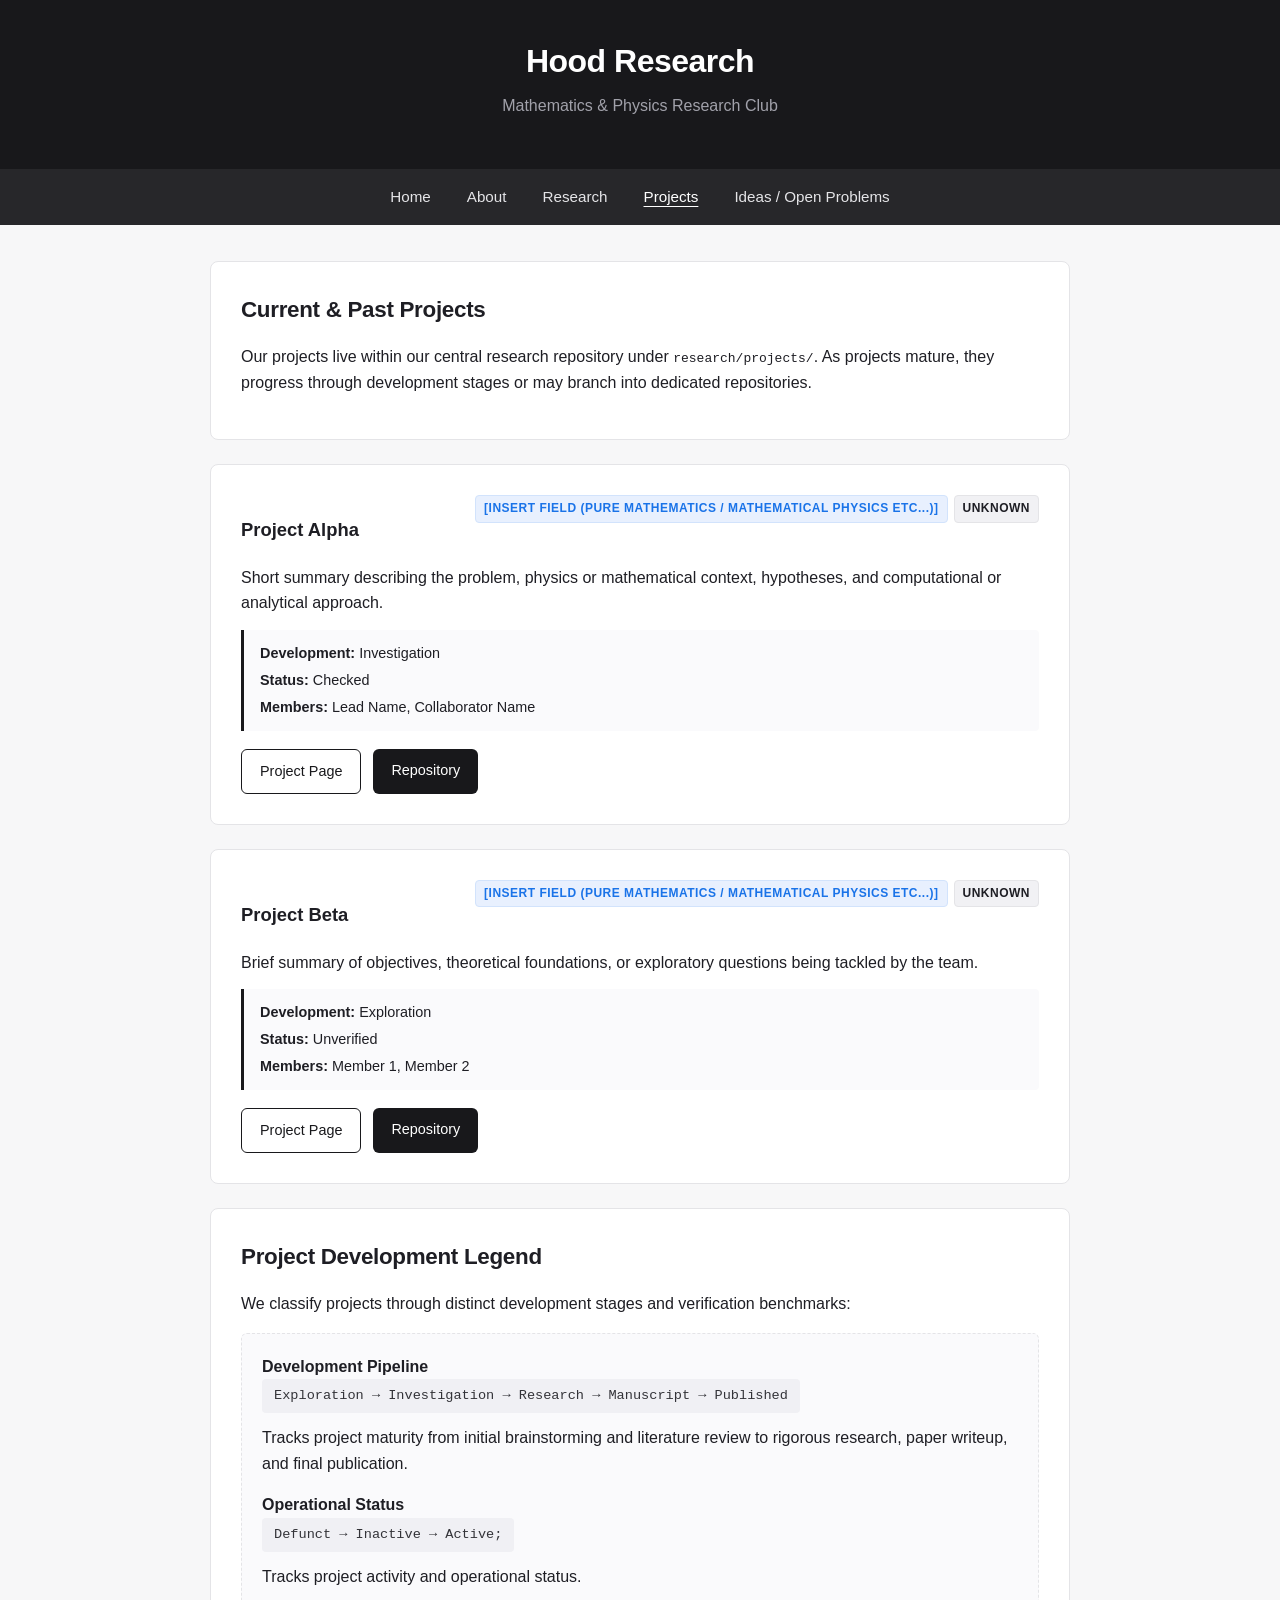
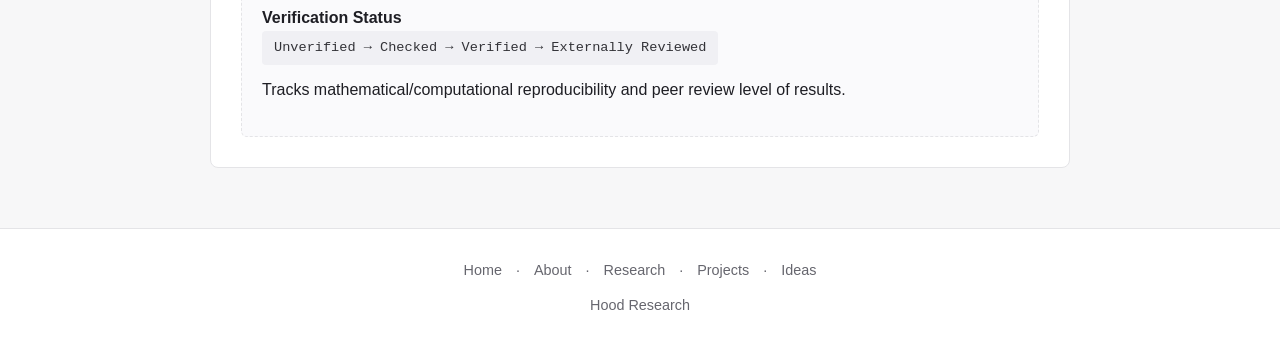
<file: projects.html>
<!DOCTYPE html>
<html lang="en">
<head>
    <meta charset="UTF-8">
    <meta name="viewport" content="width=device-width, initial-scale=1.0">
    <title>Projects - Hood Research</title>
    <link rel="stylesheet" href="css/style.css">
</head>
<body>

    <header>
        <h1><a href="index.html">Hood Research</a></h1>
        <p>Mathematics & Physics Research Club</p>
    </header>

    <nav>
        <a href="index.html">Home</a>
        <a href="about.html">About</a>
        <a href="research.html">Research</a>
        <a href="projects.html">Projects</a>
        <a href="ideas.html">Ideas / Open Problems</a>
    </nav>

    <main>

        <section id="projects-overview">
            <h2>Current & Past Projects</h2>
            <p>
                Our projects live within our central research repository under <code>research/projects/</code>. As projects mature, they progress through development stages or may branch into dedicated repositories.
            </p>
        </section>

        <!-- Project Card 1 -->
        <section class="card">
            <div class="project-header">
                <h3>Project Alpha</h3>
                <div class="tags-group">
                    <span class="badge badge-tag">[Insert field (Pure Mathematics / Mathematical Physics etc...)]</span>
                    <span class="badge">Unknown</span> <!-- badge badge-active is green, badge is gray -->
                </div>
            </div>

            <p>
                Short summary describing the problem, physics or mathematical context, hypotheses, and computational or analytical approach.
            </p>

            <div class="project-meta">
                <div class="project-meta-row">
                    <strong>Development:</strong> Investigation
                </div>
                <div class="project-meta-row">
                    <strong>Status:</strong> Checked
                </div>
                <div class="project-meta-row">
                    <strong>Members:</strong> Lead Name, Collaborator Name
                </div>
            </div>

            <div class="btn-group">
                <a class="button button-outline" href="#">Project Page</a>
                <a class="button" href="https://github.com/Hood-Research/hood-research/tree/main/research/projects/project-alpha" target="_blank" rel="noopener noreferrer">
                    Repository
                </a>
            </div>
        </section>

        <!-- Project Card 2 -->
        <section class="card">
            <div class="project-header">
                <h3>Project Beta</h3>
                <div class="tags-group">
                    <span class="badge badge-tag">[Insert field (Pure Mathematics / Mathematical Physics etc...)]</span>
                    <span class="badge">Unknown</span>
                </div>
            </div>

            <p>
                Brief summary of objectives, theoretical foundations, or exploratory questions being tackled by the team.
            </p>

            <div class="project-meta">
                <div class="project-meta-row">
                    <strong>Development:</strong> Exploration
                </div>
                <div class="project-meta-row">
                    <strong>Status:</strong> Unverified
                </div>
                <div class="project-meta-row">
                    <strong>Members:</strong> Member 1, Member 2
                </div>
            </div>

            <div class="btn-group">
                <a class="button button-outline" href="#">Project Page</a>
                <a class="button" href="https://github.com/Hood-Research/hood-research/tree/main/research/projects/project-beta" target="_blank" rel="noopener noreferrer">
                    Repository
                </a>
            </div>
        </section>

        <!-- Project Development Legend -->
        <section id="development-legend">
            <h2>Project Development Legend</h2>
            <p>We classify projects through distinct development stages and verification benchmarks:</p>

            <div class="legend-box">
                <h4>Development Pipeline</h4>
                <div class="pipeline">
                    Exploration &rarr; Investigation &rarr; Research &rarr; Manuscript &rarr; Published
                </div>
                <p>
                    Tracks project maturity from initial brainstorming and literature review to rigorous research, paper writeup, and final publication.
                </p>

                <h4 style="margin-top: 16px;">Operational Status</h4>
                <div class="pipeline">
                Defunct &rarr; Inactive &rarr; Active;
                </div>
                <p>
                    Tracks project activity and operational status. 
                </p>

                <h4 style="margin-top: 16px;">Verification Status</h4>
                <div class="pipeline">
                    Unverified &rarr; Checked &rarr; Verified &rarr; Externally Reviewed
                </div>
                <p>
                    Tracks mathematical/computational reproducibility and peer review level of results.
                </p>
            </div>
        </section>

    </main>

    <footer>
        <div class="footer-links">
            <a href="index.html">Home</a> ·
            <a href="about.html">About</a> ·
            <a href="research.html">Research</a> ·
            <a href="projects.html">Projects</a> ·
            <a href="ideas.html">Ideas</a>
        </div>
        <p>Hood Research</p>
    </footer>

    <script src="js/main.js"></script>
</body>
</html>
</file>
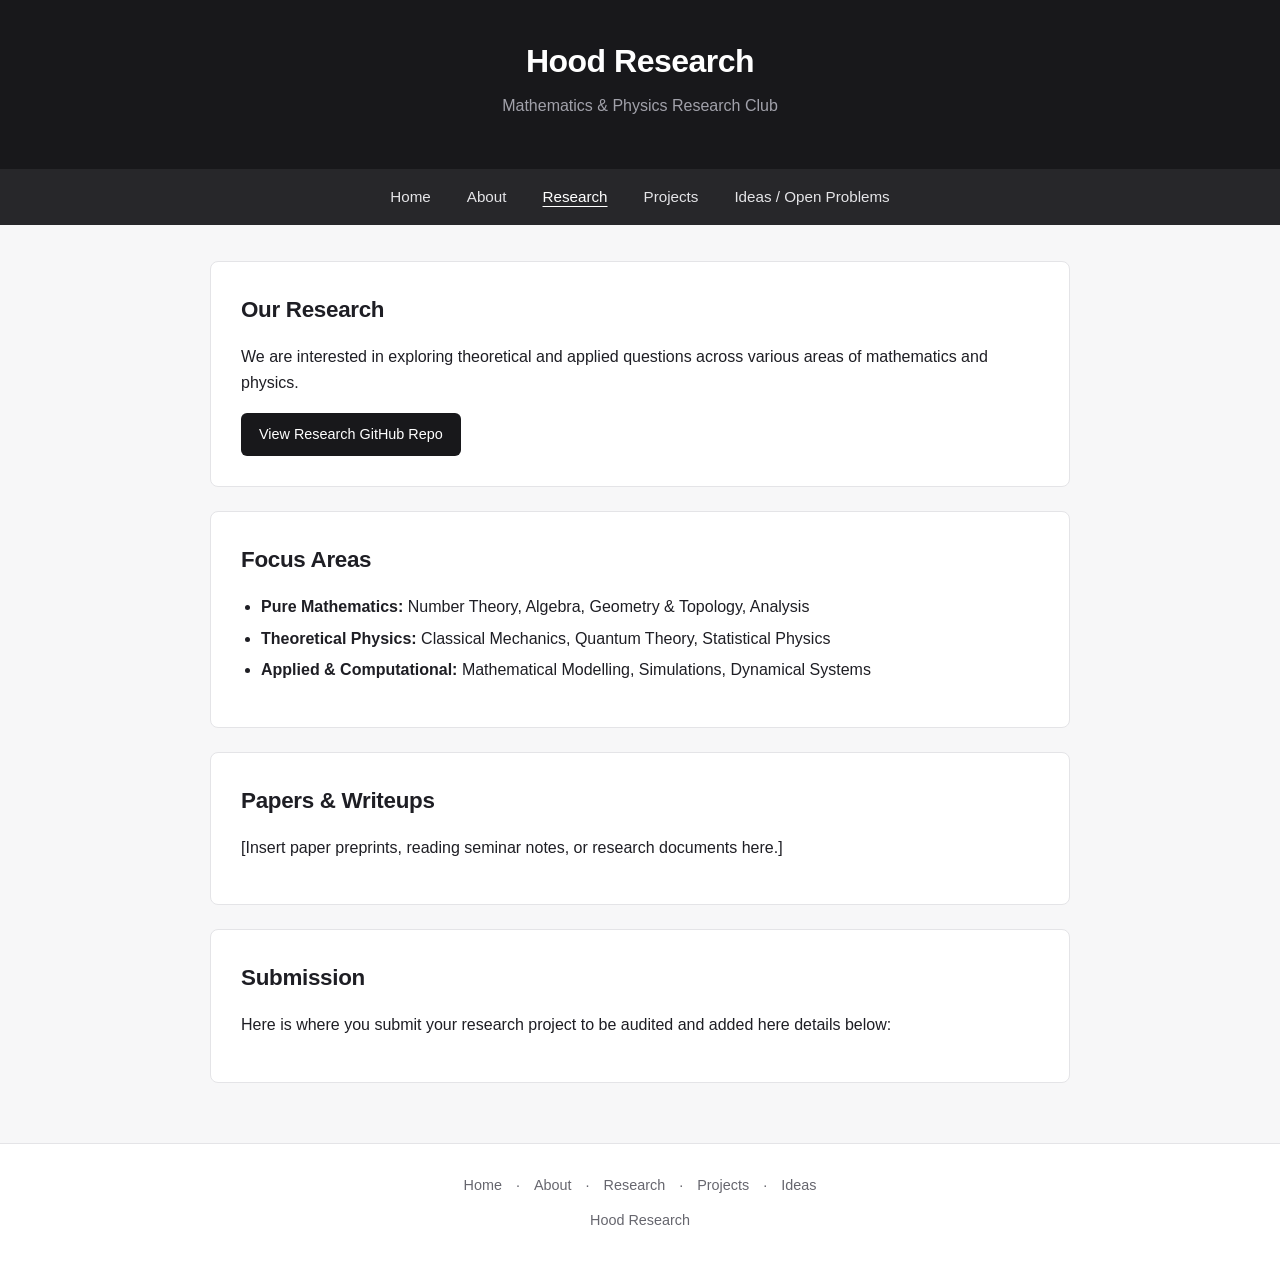
<file: research.html>
<!DOCTYPE html>
<html lang="en">
<head>
    <meta charset="UTF-8">
    <meta name="viewport" content="width=device-width, initial-scale=1.0">
    <title>Research - Hood Research</title>
    <link rel="stylesheet" href="css/style.css">
</head>
<body>

    <header>
        <h1><a href="index.html">Hood Research</a></h1>
        <p>Mathematics & Physics Research Club</p>
    </header>

    <nav>
        <a href="index.html">Home</a>
        <a href="about.html">About</a>
        <a href="research.html">Research</a>
        <a href="projects.html">Projects</a>
        <a href="ideas.html">Ideas / Open Problems</a>
    </nav>

    <main>

        <section id="research-overview">
            <h2>Our Research</h2>
            <p>
                We are interested in exploring theoretical and applied questions across various areas of mathematics and physics.
            </p>

            <div class="btn-group">
                <a class="button" href="https://github.com/Hood-Research/Hood-Research" target="_blank" rel="noopener noreferrer">
                    View Research GitHub Repo
                </a>
            </div>
        </section>

        <section id="focus-areas">
            <h2>Focus Areas</h2>
            <ul>
                <li><strong>Pure Mathematics:</strong> Number Theory, Algebra, Geometry & Topology, Analysis</li>
                <li><strong>Theoretical Physics:</strong> Classical Mechanics, Quantum Theory, Statistical Physics</li>
                <li><strong>Applied & Computational:</strong> Mathematical Modelling, Simulations, Dynamical Systems</li>
            </ul>
        </section>

        <section id="papers-preprints">
            <h2>Papers & Writeups</h2>
            <p>
                [Insert paper preprints, reading seminar notes, or research documents here.]
            </p>
        </section>

        <section id="submission-area">
            <h2>Submission</h2>
            <p>
                Here is where you submit your research project to be audited and added here details below:
            </p>

    </main>

    <footer>
        <div class="footer-links">
            <a href="index.html">Home</a> ·
            <a href="about.html">About</a> ·
            <a href="research.html">Research</a> ·
            <a href="projects.html">Projects</a> ·
            <a href="ideas.html">Ideas</a>
        </div>
        <p>Hood Research</p>
    </footer>

    <script src="js/main.js"></script>
</body>
</html>
</file>
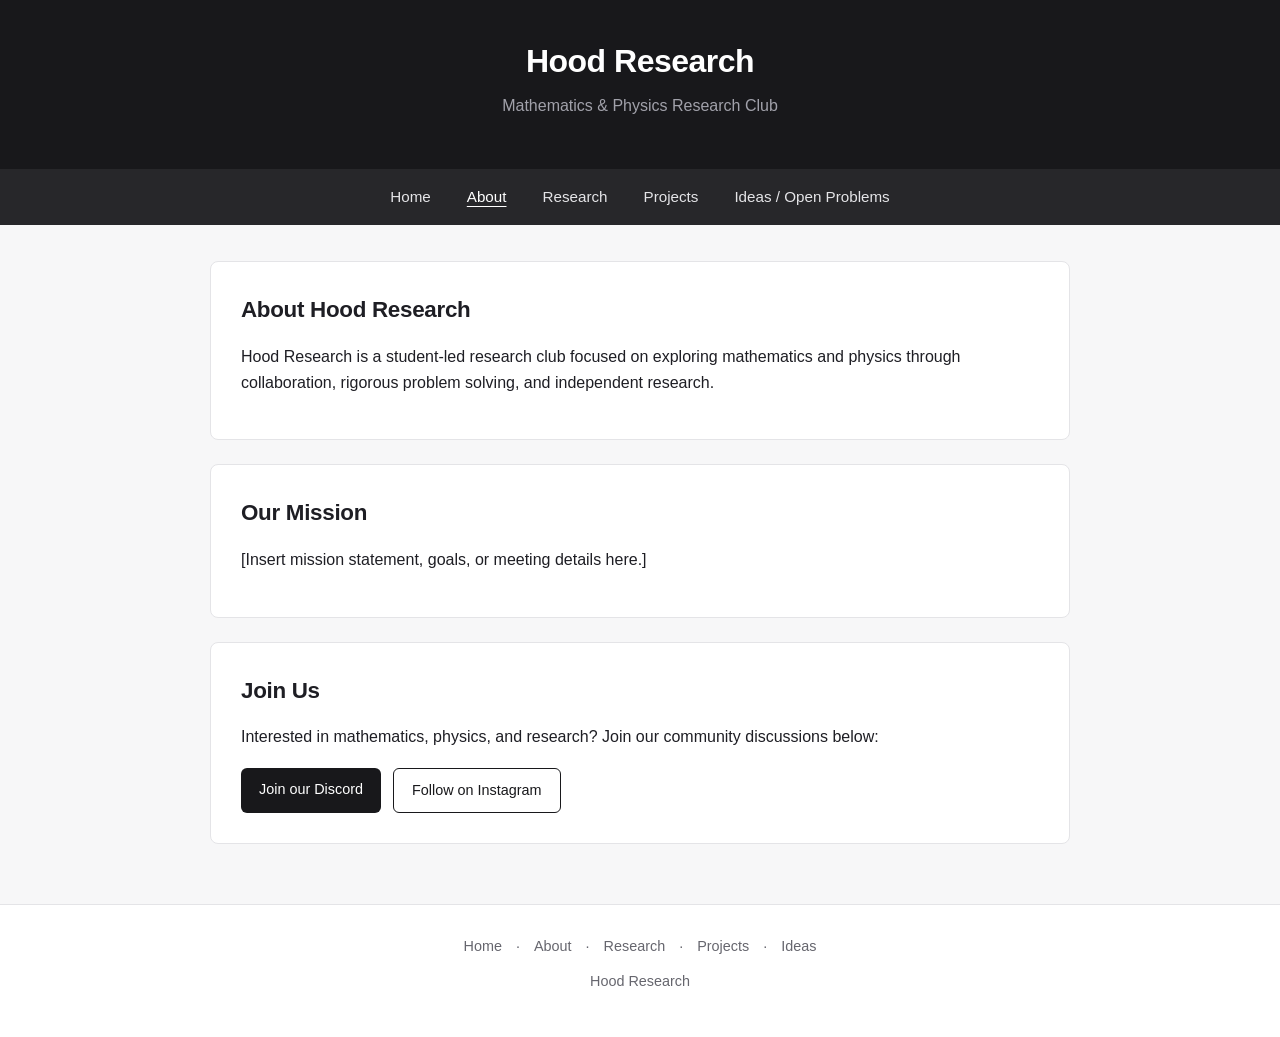
<file: hood-research/about.html>
<!DOCTYPE html>
<html lang="en">
<head>
    <meta charset="UTF-8">
    <meta name="viewport" content="width=device-width, initial-scale=1.0">
    <title>About - Hood Research</title>
    <link rel="stylesheet" href="css/style.css">
</head>
<body>

    <header>
        <h1><a href="index.html">Hood Research</a></h1>
        <p>Mathematics & Physics Research Club</p>
    </header>

    <nav>
        <a href="index.html">Home</a>
        <a href="about.html">About</a>
        <a href="research.html">Research</a>
        <a href="projects.html">Projects</a>
        <a href="ideas.html">Ideas / Open Problems</a>
    </nav>

    <main>

        <section id="about">
            <h2>About Hood Research</h2>
            <p>
                Hood Research is a student-led research club focused on exploring mathematics and physics through collaboration, rigorous problem solving, and independent research.
            </p>
        </section>

        <section id="mission">
            <h2>Our Mission</h2>
            <p>
                [Insert mission statement, goals, or meeting details here.]
            </p>
        </section>

        <section id="join">
            <h2>Join Us</h2>
            <p>
                Interested in mathematics, physics, and research? Join our community discussions below:
            </p>

            <div class="btn-group">
                <a class="button" href="https://discord.gg/YOUR_DISCORD_INVITE_HERE" target="_blank" rel="noopener noreferrer">
                    Join our Discord
                </a>
                <a class="button button-outline" href="https://instagram.com/YOUR_INSTAGRAM_HANDLE_HERE" target="_blank" rel="noopener noreferrer">
                    Follow on Instagram
                </a>
            </div>
        </section>

    </main>

    <footer>
        <div class="footer-links">
            <a href="index.html">Home</a> ·
            <a href="about.html">About</a> ·
            <a href="research.html">Research</a> ·
            <a href="projects.html">Projects</a> ·
            <a href="ideas.html">Ideas</a>
        </div>
        <p>Hood Research</p>
    </footer>

    <script src="js/main.js"></script>
</body>
</html>
</file>
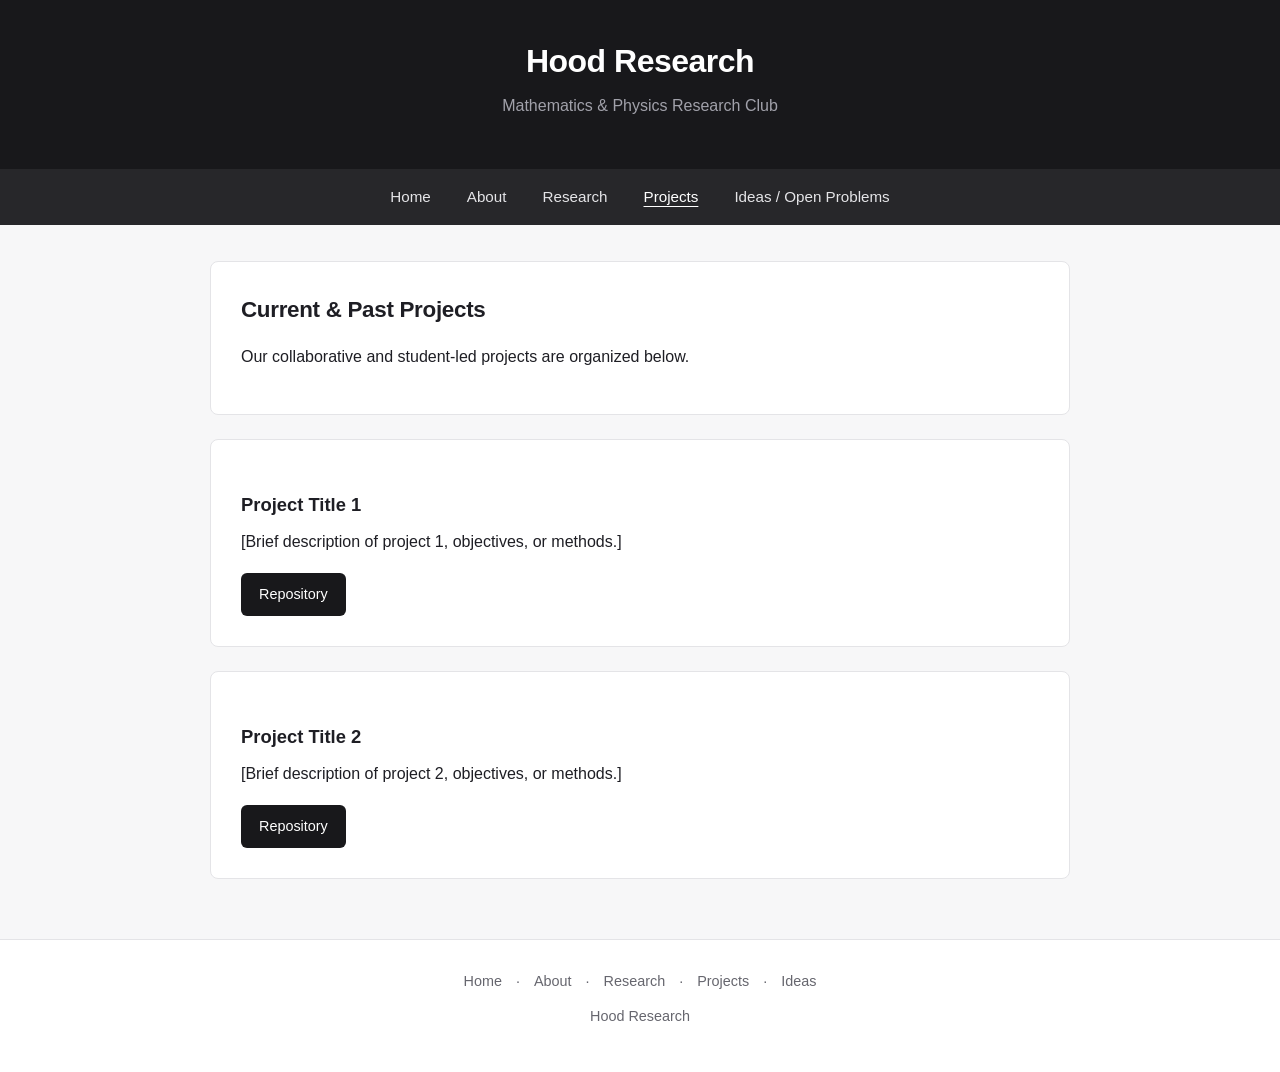
<file: hood-research/projects.html>
<!DOCTYPE html>
<html lang="en">
<head>
    <meta charset="UTF-8">
    <meta name="viewport" content="width=device-width, initial-scale=1.0">
    <title>Projects - Hood Research</title>
    <link rel="stylesheet" href="css/style.css">
</head>
<body>

    <header>
        <h1><a href="index.html">Hood Research</a></h1>
        <p>Mathematics & Physics Research Club</p>
    </header>

    <nav>
        <a href="index.html">Home</a>
        <a href="about.html">About</a>
        <a href="research.html">Research</a>
        <a href="projects.html">Projects</a>
        <a href="ideas.html">Ideas / Open Problems</a>
    </nav>

    <main>

        <section id="projects-overview">
            <h2>Current & Past Projects</h2>
            <p>
                Our collaborative and student-led projects are organized below.
            </p>
        </section>

        <!-- Example Project Card 1 -->
        <section class="card">
            <h3>Project Title 1</h3>
            <p>
                [Brief description of project 1, objectives, or methods.]
            </p>
            <div class="btn-group">
                <a class="button" href="https://github.com/YOUR_RESEARCH_REPO_HERE" target="_blank" rel="noopener noreferrer">
                    Repository
                </a>
            </div>
        </section>

        <!-- Example Project Card 2 -->
        <section class="card">
            <h3>Project Title 2</h3>
            <p>
                [Brief description of project 2, objectives, or methods.]
            </p>
            <div class="btn-group">
                <a class="button" href="https://github.com/YOUR_RESEARCH_REPO_HERE" target="_blank" rel="noopener noreferrer">
                    Repository
                </a>
            </div>
        </section>

    </main>

    <footer>
        <div class="footer-links">
            <a href="index.html">Home</a> ·
            <a href="about.html">About</a> ·
            <a href="research.html">Research</a> ·
            <a href="projects.html">Projects</a> ·
            <a href="ideas.html">Ideas</a>
        </div>
        <p>Hood Research</p>
    </footer>

    <script src="js/main.js"></script>
</body>
</html>
</file>
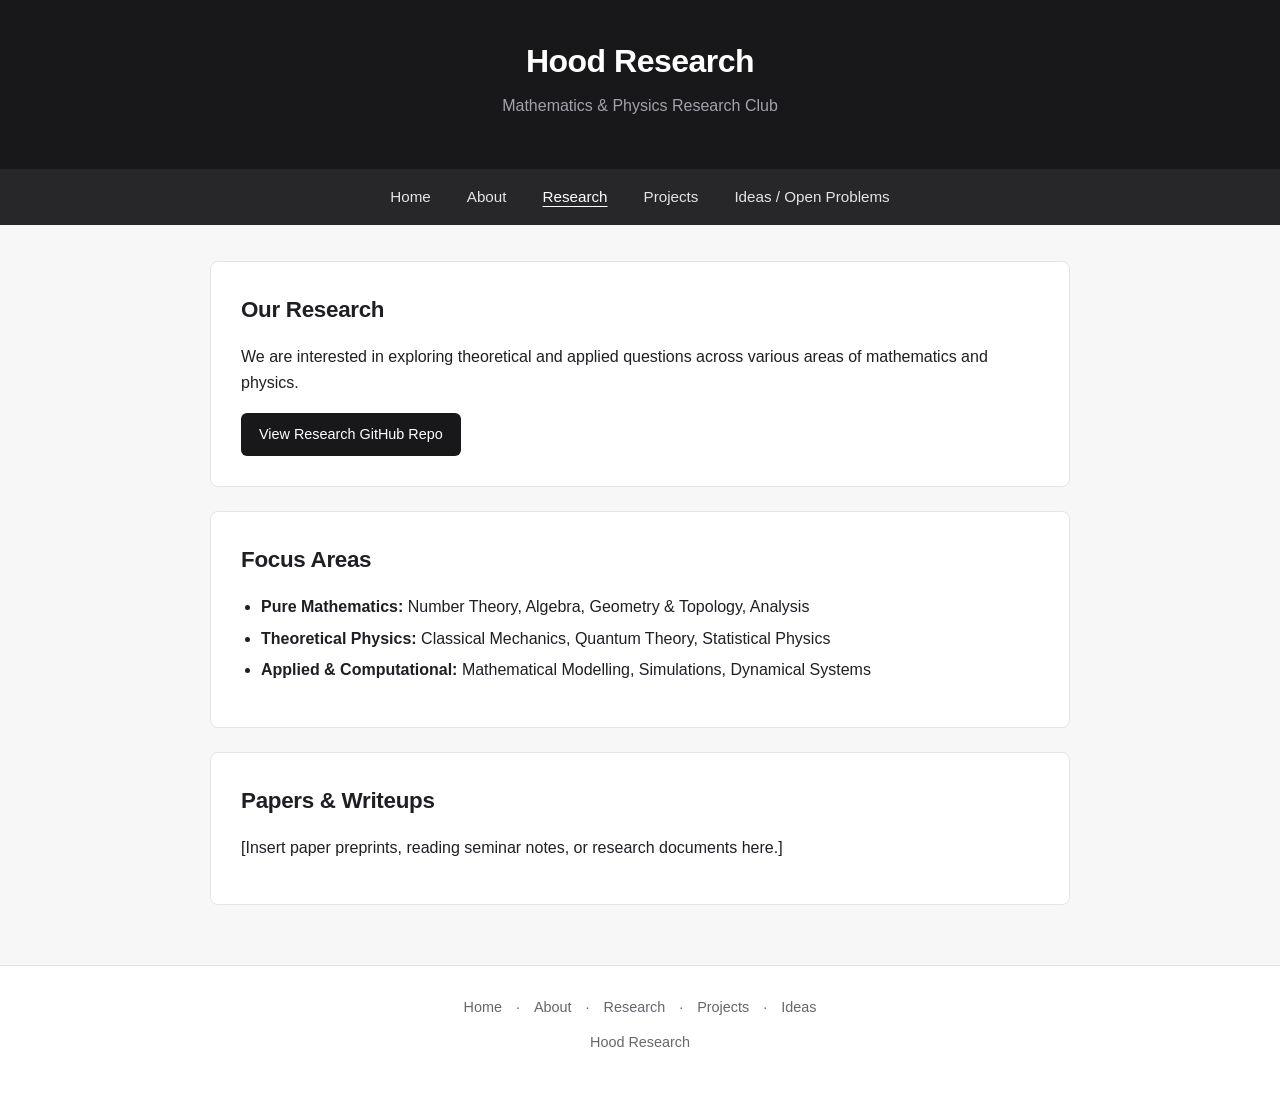
<file: hood-research/research.html>
<!DOCTYPE html>
<html lang="en">
<head>
    <meta charset="UTF-8">
    <meta name="viewport" content="width=device-width, initial-scale=1.0">
    <title>Research - Hood Research</title>
    <link rel="stylesheet" href="css/style.css">
</head>
<body>

    <header>
        <h1><a href="index.html">Hood Research</a></h1>
        <p>Mathematics & Physics Research Club</p>
    </header>

    <nav>
        <a href="index.html">Home</a>
        <a href="about.html">About</a>
        <a href="research.html">Research</a>
        <a href="projects.html">Projects</a>
        <a href="ideas.html">Ideas / Open Problems</a>
    </nav>

    <main>

        <section id="research-overview">
            <h2>Our Research</h2>
            <p>
                We are interested in exploring theoretical and applied questions across various areas of mathematics and physics.
            </p>

            <div class="btn-group">
                <a class="button" href="https://github.com/YOUR_RESEARCH_REPO_HERE" target="_blank" rel="noopener noreferrer">
                    View Research GitHub Repo
                </a>
            </div>
        </section>

        <section id="focus-areas">
            <h2>Focus Areas</h2>
            <ul>
                <li><strong>Pure Mathematics:</strong> Number Theory, Algebra, Geometry & Topology, Analysis</li>
                <li><strong>Theoretical Physics:</strong> Classical Mechanics, Quantum Theory, Statistical Physics</li>
                <li><strong>Applied & Computational:</strong> Mathematical Modelling, Simulations, Dynamical Systems</li>
            </ul>
        </section>

        <section id="papers-preprints">
            <h2>Papers & Writeups</h2>
            <p>
                [Insert paper preprints, reading seminar notes, or research documents here.]
            </p>
        </section>

    </main>

    <footer>
        <div class="footer-links">
            <a href="index.html">Home</a> ·
            <a href="about.html">About</a> ·
            <a href="research.html">Research</a> ·
            <a href="projects.html">Projects</a> ·
            <a href="ideas.html">Ideas</a>
        </div>
        <p>Hood Research</p>
    </footer>

    <script src="js/main.js"></script>
</body>
</html>
</file>
<file: css/style.css>
/* ==========================================================================
   Hood Research - Main Stylesheet
   Barebones, clean, and extensible design.
   ========================================================================== */

:root {
    --bg-color: #f7f7f8;
    --card-bg: #ffffff;
    --text-main: #1e1e24;
    --text-muted: #66666e;
    --header-bg: #18181b;
    --header-text: #ffffff;
    --nav-bg: #27272a;
    --nav-text: #e4e4e7;
    --nav-hover: #ffffff;
    --accent: #18181b;
    --accent-hover: #3f3f46;
    --border-color: #e4e4e7;
    --max-width: 900px;
}

* {
    box-sizing: border-box;
    margin: 0;
    padding: 0;
}

body {
    font-family: -apple-system, BlinkMacSystemFont, "Segoe UI", Roboto, Oxygen, Ubuntu, Cantarell, "Open Sans", "Helvetica Neue", sans-serif;
    background-color: var(--bg-color);
    color: var(--text-main);
    line-height: 1.6;
    display: flex;
    flex-direction: column;
    min-height: 100vh;
}

/* Header & Branding */
header {
    background-color: var(--header-bg);
    color: var(--header-text);
    padding: 36px 20px;
    text-align: center;
}

header h1 {
    font-size: 2rem;
    font-weight: 700;
    letter-spacing: -0.5px;
    margin-bottom: 6px;
}

header h1 a {
    color: inherit;
    text-decoration: none;
}

header p {
    font-size: 1rem;
    color: #a1a1aa;
}

/* Navigation Bar */
nav {
    background-color: var(--nav-bg);
    padding: 12px 20px;
    display: flex;
    justify-content: center;
    align-items: center;
    flex-wrap: wrap;
    gap: 8px 24px;
    position: sticky;
    top: 0;
    z-index: 100;
}

nav a {
    color: var(--nav-text);
    text-decoration: none;
    font-size: 0.95rem;
    font-weight: 500;
    transition: color 0.15s ease;
    padding: 4px 6px;
}

nav a:hover,
nav a.active {
    color: var(--nav-hover);
    text-decoration: underline;
    text-underline-offset: 4px;
}

/* Main Layout Container */
main {
    flex: 1;
    max-width: var(--max-width);
    width: 100%;
    margin: 36px auto;
    padding: 0 20px;
}

/* Content Sections / Cards */
section,
.card {
    background-color: var(--card-bg);
    border: 1px solid var(--border-color);
    border-radius: 8px;
    padding: 30px;
    margin-bottom: 24px;
}

h2 {
    font-size: 1.4rem;
    font-weight: 600;
    margin-bottom: 16px;
    letter-spacing: -0.3px;
}

h3 {
    font-size: 1.15rem;
    font-weight: 600;
    margin-top: 20px;
    margin-bottom: 10px;
}

p {
    margin-bottom: 14px;
}

ul, ol {
    margin-left: 20px;
    margin-bottom: 14px;
}

li {
    margin-bottom: 6px;
}

/* Buttons and Social Links */
.btn-group {
    display: flex;
    flex-wrap: wrap;
    gap: 12px;
    margin-top: 18px;
}

.button,
a.button {
    display: inline-block;
    background-color: var(--accent);
    color: #ffffff;
    padding: 10px 18px;
    border-radius: 6px;
    text-decoration: none;
    font-size: 0.9rem;
    font-weight: 500;
    border: none;
    cursor: pointer;
    transition: background-color 0.15s ease;
}

.button:hover {
    background-color: var(--accent-hover);
}

.button.button-outline {
    background-color: transparent;
    color: var(--accent);
    border: 1px solid var(--accent);
}

.button.button-outline:hover {
    background-color: var(--accent);
    color: #ffffff;
}

/* Footer */
footer {
    border-top: 1px solid var(--border-color);
    background-color: #ffffff;
    text-align: center;
    padding: 30px 20px;
    color: var(--text-muted);
    font-size: 0.9rem;
}

footer .footer-links {
    margin-bottom: 12px;
}

footer .footer-links a {
    color: var(--text-muted);
    text-decoration: none;
    margin: 0 10px;
}

footer .footer-links a:hover {
    color: var(--text-main);
    text-decoration: underline;
}

/* Responsive adjustments */
@media (max-width: 600px) {
    header {
        padding: 24px 16px;
    }
    header h1 {
        font-size: 1.6rem;
    }
    nav {
        gap: 8px 14px;
    }
    section, .card {
        padding: 20px;
    }
}

/* Project Cards & Structured Meta */
.project-header {
    display: flex;
    justify-content: space-between;
    align-items: flex-start;
    flex-wrap: wrap;
    gap: 8px;
    margin-bottom: 10px;
}

.tags-group {
    display: flex;
    flex-wrap: wrap;
    gap: 6px;
}

.badge {
    display: inline-block;
    font-size: 0.75rem;
    font-weight: 600;
    text-transform: uppercase;
    letter-spacing: 0.5px;
    padding: 3px 8px;
    border-radius: 4px;
    background-color: #f1f1f4;
    color: var(--text-main);
    border: 1px solid var(--border-color);
}

.badge.badge-active {
    background-color: #e6f4ea;
    color: #137333;
    border-color: #ceead6;
}

.badge.badge-tag {
    background-color: #e8f0fe;
    color: #1a73e8;
    border-color: #d2e3fc;
}

.project-meta {
    background-color: #fafafc;
    border-left: 3px solid var(--accent);
    padding: 12px 16px;
    margin: 14px 0;
    font-size: 0.9rem;
    border-radius: 0 4px 4px 0;
}

.project-meta-row {
    margin-bottom: 4px;
}

.project-meta-row:last-child {
    margin-bottom: 0;
}

/* Legend Box */
.legend-box {
    background-color: #fafafc;
    border: 1px dashed var(--border-color);
    border-radius: 6px;
    padding: 20px;
    margin-top: 16px;
}

.pipeline {
    display: inline-block;
    font-family: monospace;
    background-color: #f0f0f4;
    padding: 6px 12px;
    border-radius: 4px;
    font-size: 0.85rem;
    margin-bottom: 12px;
    color: #333338;
}
</file>
<file: hood-research/css/style.css>
/* ==========================================================================
   Hood Research - Main Stylesheet
   Barebones, clean, and extensible design.
   ========================================================================== */

:root {
    --bg-color: #f7f7f8;
    --card-bg: #ffffff;
    --text-main: #1e1e24;
    --text-muted: #66666e;
    --header-bg: #18181b;
    --header-text: #ffffff;
    --nav-bg: #27272a;
    --nav-text: #e4e4e7;
    --nav-hover: #ffffff;
    --accent: #18181b;
    --accent-hover: #3f3f46;
    --border-color: #e4e4e7;
    --max-width: 900px;
}

* {
    box-sizing: border-box;
    margin: 0;
    padding: 0;
}

body {
    font-family: -apple-system, BlinkMacSystemFont, "Segoe UI", Roboto, Oxygen, Ubuntu, Cantarell, "Open Sans", "Helvetica Neue", sans-serif;
    background-color: var(--bg-color);
    color: var(--text-main);
    line-height: 1.6;
    display: flex;
    flex-direction: column;
    min-height: 100vh;
}

/* Header & Branding */
header {
    background-color: var(--header-bg);
    color: var(--header-text);
    padding: 36px 20px;
    text-align: center;
}

header h1 {
    font-size: 2rem;
    font-weight: 700;
    letter-spacing: -0.5px;
    margin-bottom: 6px;
}

header h1 a {
    color: inherit;
    text-decoration: none;
}

header p {
    font-size: 1rem;
    color: #a1a1aa;
}

/* Navigation Bar */
nav {
    background-color: var(--nav-bg);
    padding: 12px 20px;
    display: flex;
    justify-content: center;
    align-items: center;
    flex-wrap: wrap;
    gap: 8px 24px;
    position: sticky;
    top: 0;
    z-index: 100;
}

nav a {
    color: var(--nav-text);
    text-decoration: none;
    font-size: 0.95rem;
    font-weight: 500;
    transition: color 0.15s ease;
    padding: 4px 6px;
}

nav a:hover,
nav a.active {
    color: var(--nav-hover);
    text-decoration: underline;
    text-underline-offset: 4px;
}

/* Main Layout Container */
main {
    flex: 1;
    max-width: var(--max-width);
    width: 100%;
    margin: 36px auto;
    padding: 0 20px;
}

/* Content Sections / Cards */
section,
.card {
    background-color: var(--card-bg);
    border: 1px solid var(--border-color);
    border-radius: 8px;
    padding: 30px;
    margin-bottom: 24px;
}

h2 {
    font-size: 1.4rem;
    font-weight: 600;
    margin-bottom: 16px;
    letter-spacing: -0.3px;
}

h3 {
    font-size: 1.15rem;
    font-weight: 600;
    margin-top: 20px;
    margin-bottom: 10px;
}

p {
    margin-bottom: 14px;
}

ul, ol {
    margin-left: 20px;
    margin-bottom: 14px;
}

li {
    margin-bottom: 6px;
}

/* Buttons and Social Links */
.btn-group {
    display: flex;
    flex-wrap: wrap;
    gap: 12px;
    margin-top: 18px;
}

.button,
a.button {
    display: inline-block;
    background-color: var(--accent);
    color: #ffffff;
    padding: 10px 18px;
    border-radius: 6px;
    text-decoration: none;
    font-size: 0.9rem;
    font-weight: 500;
    border: none;
    cursor: pointer;
    transition: background-color 0.15s ease;
}

.button:hover {
    background-color: var(--accent-hover);
}

.button.button-outline {
    background-color: transparent;
    color: var(--accent);
    border: 1px solid var(--accent);
}

.button.button-outline:hover {
    background-color: var(--accent);
    color: #ffffff;
}

/* Footer */
footer {
    border-top: 1px solid var(--border-color);
    background-color: #ffffff;
    text-align: center;
    padding: 30px 20px;
    color: var(--text-muted);
    font-size: 0.9rem;
}

footer .footer-links {
    margin-bottom: 12px;
}

footer .footer-links a {
    color: var(--text-muted);
    text-decoration: none;
    margin: 0 10px;
}

footer .footer-links a:hover {
    color: var(--text-main);
    text-decoration: underline;
}

/* Responsive adjustments */
@media (max-width: 600px) {
    header {
        padding: 24px 16px;
    }
    header h1 {
        font-size: 1.6rem;
    }
    nav {
        gap: 8px 14px;
    }
    section, .card {
        padding: 20px;
    }
}
</file>
